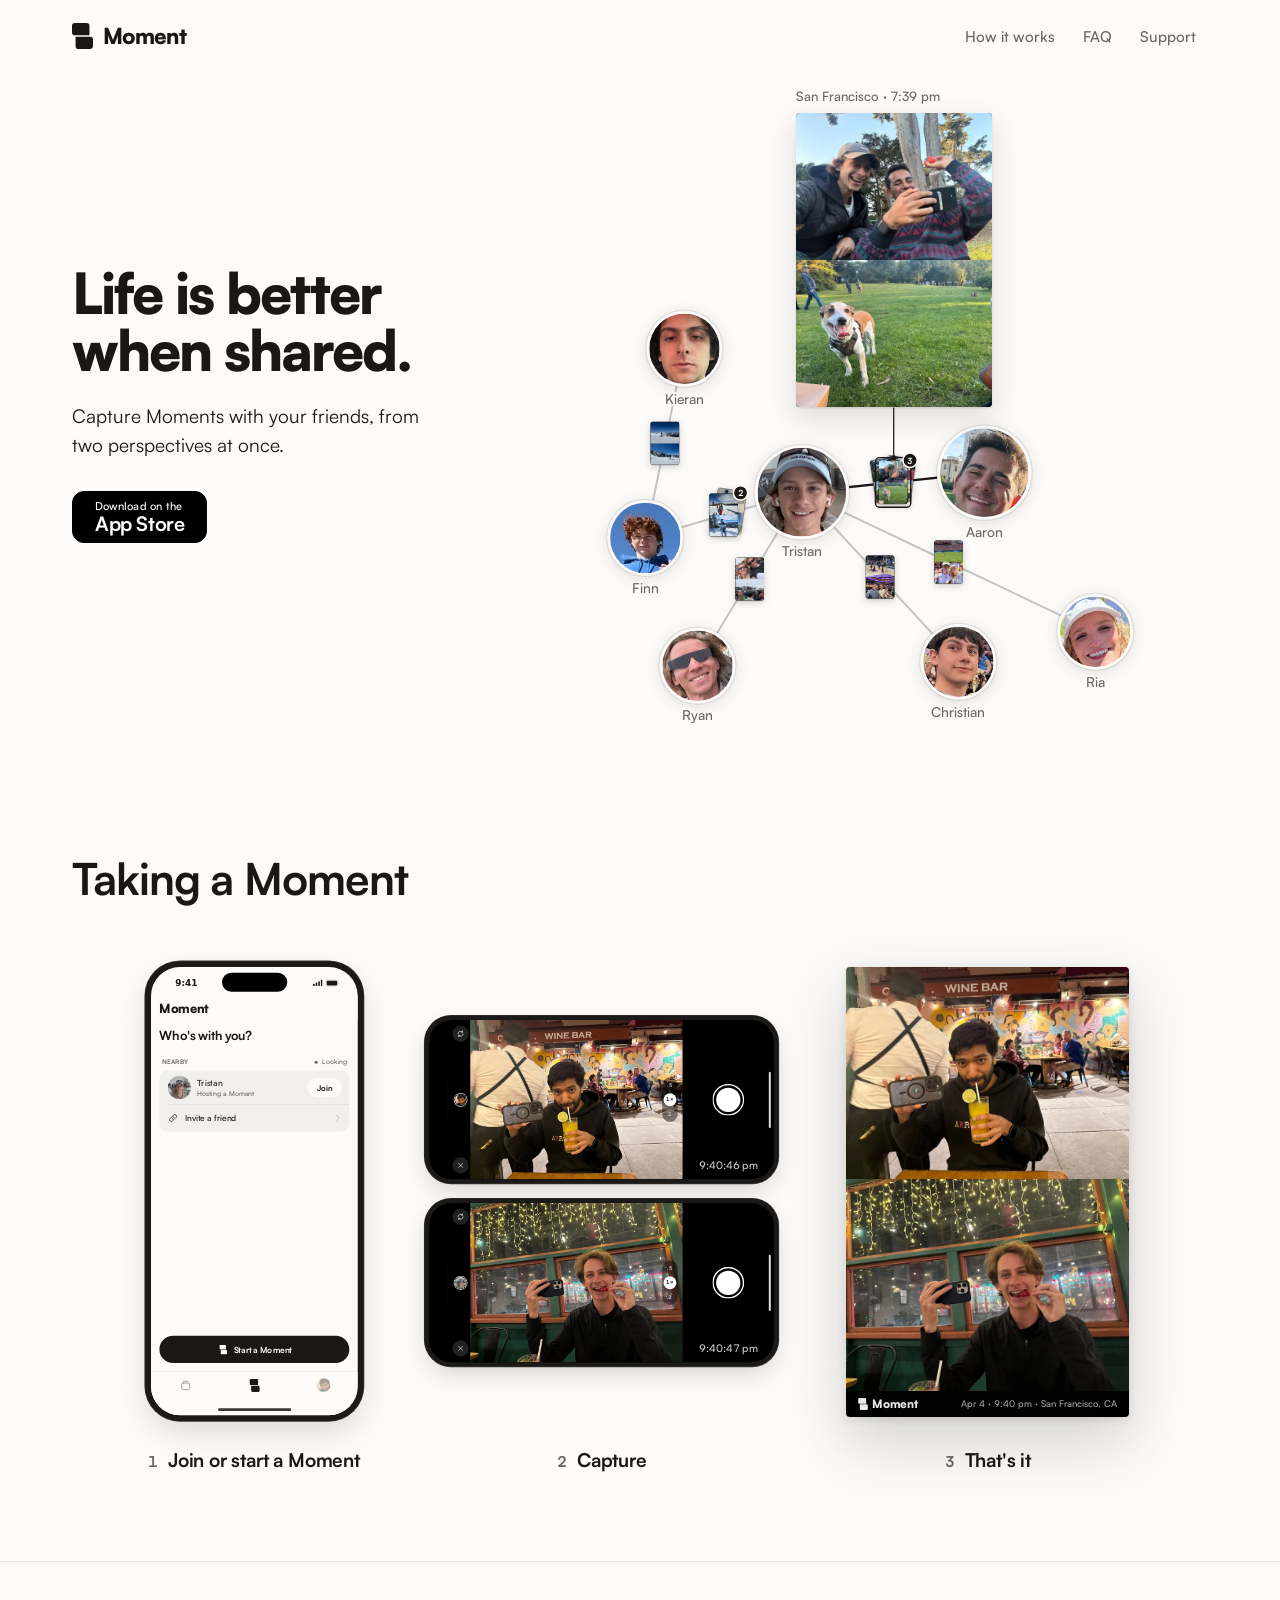
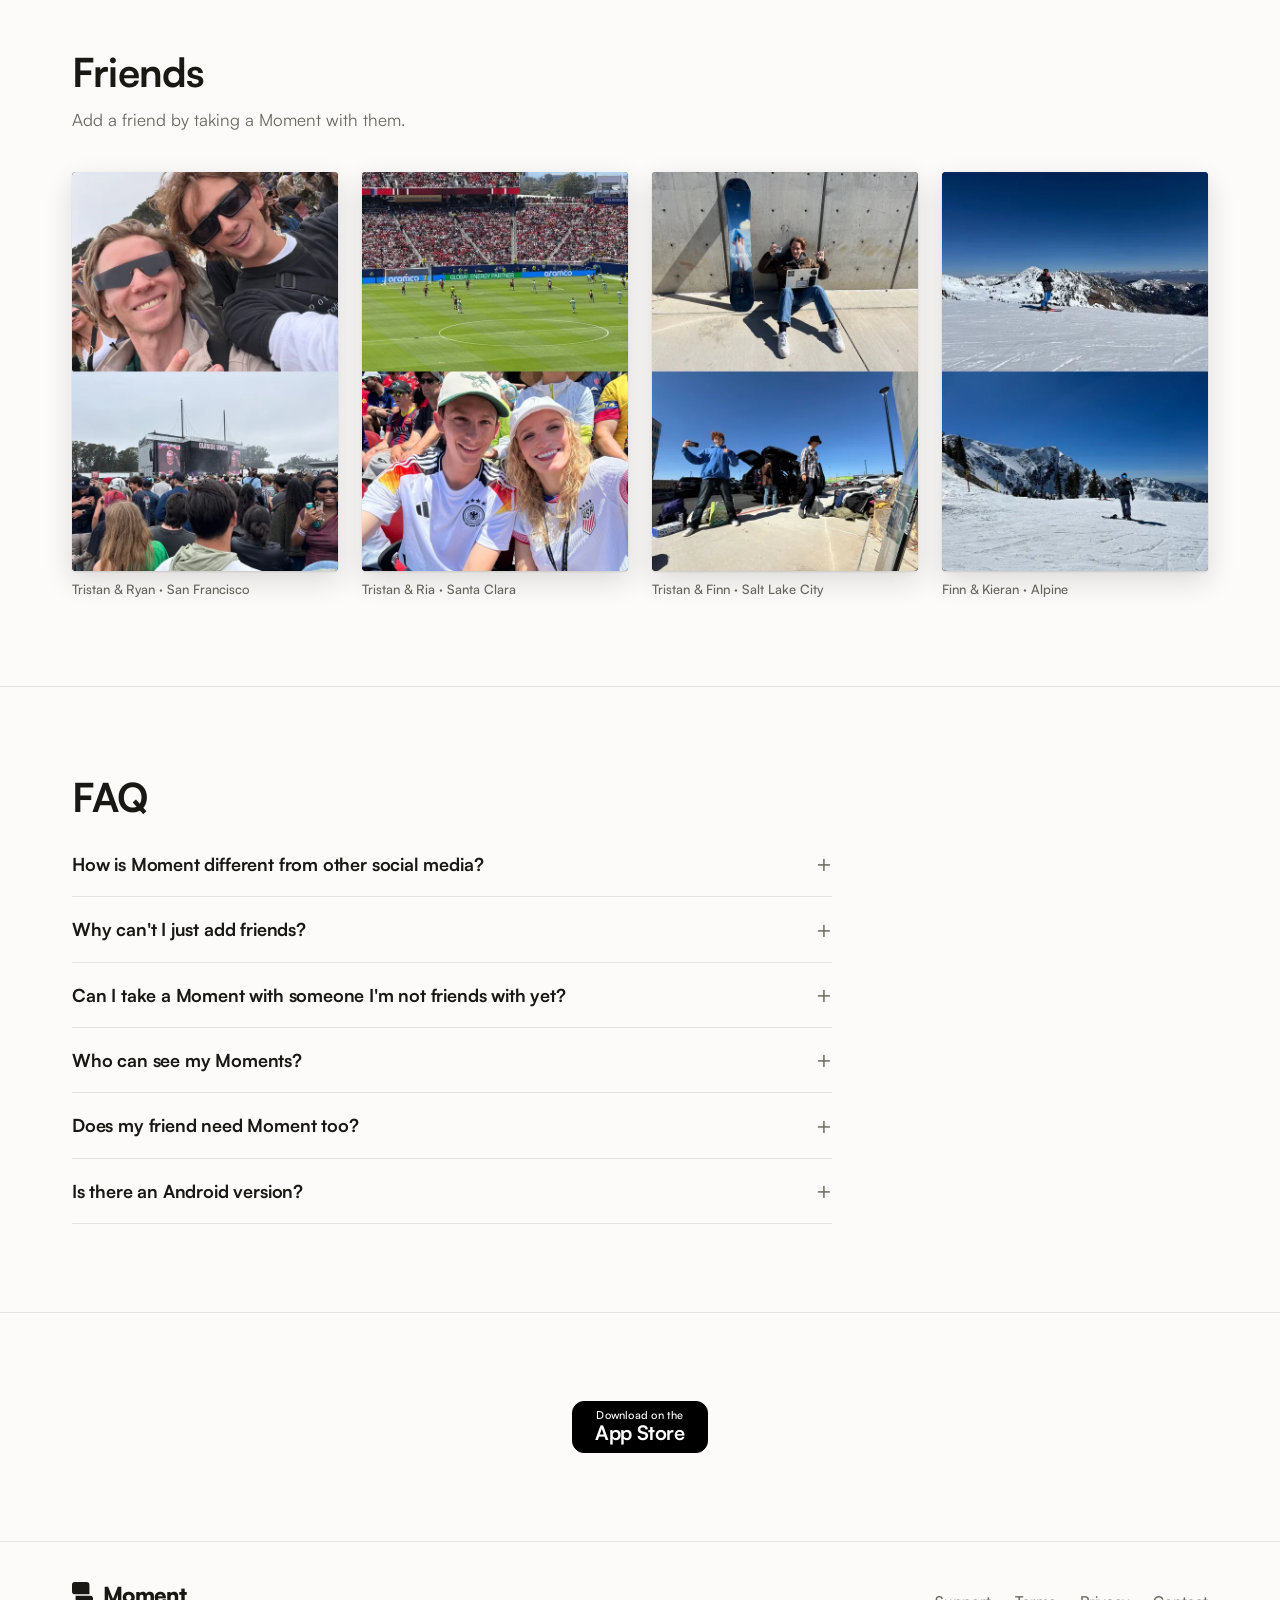
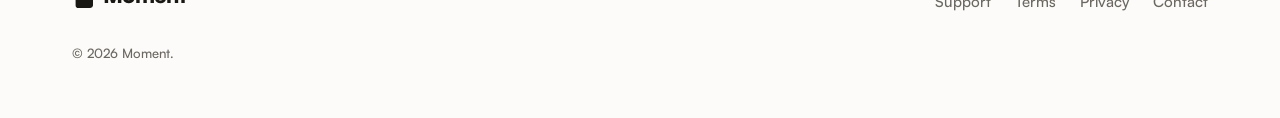
<file: index.html>
<!doctype html>
<html lang="en">
<head>
<meta charset="utf-8">
<meta name="viewport" content="width=device-width, initial-scale=1">
<meta name="apple-itunes-app" content="app-id=6759999373">
<title>Moment</title>
<meta name="description" content="Capture Moments with your friends, from two perspectives at once.">
<link rel="canonical" href="https://momentforfriends.com/">

<meta property="og:type" content="website">
<meta property="og:site_name" content="Moment">
<meta property="og:url" content="https://momentforfriends.com/">
<meta property="og:title" content="Moment">
<meta property="og:description" content="Life is better when shared.">
<meta property="og:image" content="https://momentforfriends.com/assets/og.png?v=3">
<meta property="og:image:width" content="1200">
<meta property="og:image:height" content="630">
<meta property="og:image:alt" content="The Moment app icon on stone paper, with the words: Life is better when shared. Capture Moments with your friends. momentforfriends.com">
<meta name="twitter:card" content="summary_large_image">

<meta name="color-scheme" content="light dark">
<meta name="theme-color" content="#FCFBF9" media="(prefers-color-scheme: light)">
<meta name="theme-color" content="#0E0D0C" media="(prefers-color-scheme: dark)">

<link rel="icon" href="assets/favicon.svg?v=2" type="image/svg+xml">
<link rel="icon" href="assets/favicon-32.png?v=2" sizes="32x32" type="image/png">
<link rel="apple-touch-icon" href="assets/apple-touch-icon.png?v=2">

<link rel="preload" href="assets/fonts/Satoshi-Black.woff2" as="font" type="font/woff2" crossorigin>
<link rel="stylesheet" href="style.css">
<script>
(function(){
  var reduce = window.matchMedia && matchMedia('(prefers-reduced-motion: reduce)').matches;
  if (!reduce) document.documentElement.classList.add('anim', 'motion');
})();
</script>
<style>
/* hero */
.hero .wrap{display:grid;grid-template-columns:minmax(0,.7fr) minmax(0,1.3fr);gap:48px;align-items:center;min-height:min(680px,calc(100vh - 72px));padding-top:8px;padding-bottom:40px}
h1{font:900 clamp(40px,4.4vw,62px)/1.02 var(--font);letter-spacing:-.035em;margin:0 0 24px}
.lede{font-size:19px;line-height:1.5;color:var(--ink);margin:0 0 32px;max-width:30em}
.meta{font:500 13px/17px var(--font);color:var(--ink2)}

.stage{position:relative;min-width:0}
.stage .gwrap{max-width:600px;margin:0 auto}
#graph{display:block;width:100%;height:auto;overflow:hidden;font-family:var(--font)}
.anim #graph,.anim .zoom,.anim #lead{visibility:hidden}

/* the blown-up edge: one Moment from the graph, large, parked just above its chip (below it on phones); JS places it */
.zoom{position:absolute;left:0;top:0;width:200px;margin:0;z-index:1;display:flex;flex-direction:column;transform-origin:50% 100%}
.zoom .moment{width:100%}
.zoom figcaption{order:-1;margin:0 0 8px;font:500 13px/17px var(--font);color:var(--ink2);white-space:nowrap}
.zoom figcaption b{font-weight:700;color:var(--ink)}
.stage.below .zoom{transform-origin:50% 0}
.stage.below .zoom figcaption{order:0;margin:8px 0 0}
#lead{position:absolute;left:0;top:0;width:100%;height:100%;overflow:visible;pointer-events:none;z-index:2}
#lead path{fill:none;stroke:var(--ink);stroke-width:1.25;stroke-dasharray:1 1}
#lead circle{fill:var(--ink)}
#graph .hl{fill:none;stroke:var(--ink);stroke-width:1.1;opacity:0}
#graph #e-TA .ln.live{opacity:1}
#graph #c-TA .hl{opacity:1}

#graph .rim{fill:var(--bg);stroke:var(--line);stroke-width:1;filter:drop-shadow(0 2px 5px rgba(26,24,20,.12))}
#graph .ring{fill:none;stroke:var(--ink);stroke-width:1.25;opacity:0}
#graph .flash{fill:#fff;opacity:0}
#graph .name{font:500 10.5px var(--font);fill:var(--ink2);text-anchor:middle;paint-order:stroke;stroke:var(--bg);stroke-width:3px;stroke-linejoin:round}
#graph .ln{fill:none;stroke:var(--edge);stroke-width:1.5;stroke-linecap:butt;stroke-dasharray:1 1;stroke-dashoffset:0}
#graph .ln.live{stroke:var(--ink);stroke-width:1.75;opacity:0}
#graph .cap{font:500 8px var(--font);fill:var(--ink);text-anchor:middle;opacity:0;pointer-events:none}
#graph .chip{cursor:pointer;outline:none}
#graph .chip .hit{fill:transparent;pointer-events:all}
#graph .chip:focus-visible .hit{stroke:var(--ink);stroke-width:1.2;rx:6}
#graph .badge circle{fill:var(--ink);stroke:var(--bg);stroke-width:1.2}
#graph .badge text{font:700 6.5px var(--font);font-variant-numeric:tabular-nums;fill:var(--on-ink);text-anchor:middle;pointer-events:none}
#graph .card .shadow,#graph .back .shadow{fill:#1C1A17;filter:drop-shadow(0 1px 1.5px rgba(26,24,20,.25)) drop-shadow(0 5px 9px rgba(26,24,20,.2))}

/* a Moment as an object on the page */
.moment{position:relative;aspect-ratio:2/3;overflow:hidden;background:#1C1A17;border-radius:4px;box-shadow:var(--shadow);container-type:inline-size}
.moment img{position:absolute;inset:0;width:100%;height:100%;object-fit:cover}

/* chip peek */
.peek{position:absolute;z-index:5;width:160px;pointer-events:none;opacity:0;transform:scale(.6);transition:opacity .16s ease,transform .22s cubic-bezier(.2,.9,.3,1.1)}
.peek.on{opacity:1;transform:scale(1)}
.peek .row{display:flex;gap:8px}
.peek .row .moment{flex:1 1 0;min-width:0}
.peek .who{display:table;margin:8px auto 0;padding:4px 10px;border-radius:999px;background:var(--bg);border:1px solid var(--line);color:var(--ink);font:500 12px/16px var(--font);white-space:nowrap}

/* sections */
section{padding:88px 0}
section + section{border-top:1px solid var(--line)}
h2{font:700 clamp(28px,3.4vw,40px)/1.12 var(--font);letter-spacing:-.02em;margin:0 0 12px}
h3{font:700 19px/1.3 var(--font);letter-spacing:-.01em;margin:0 0 8px}
p{margin:0}
.muted{color:var(--ink2)}

.intro{max-width:36em;color:var(--ink2)}
.strip{display:grid;grid-template-columns:repeat(4,1fr);gap:24px;margin-top:40px}
.strip figure{margin:0}
.strip figcaption{margin-top:10px}

/* how it works: ported from the Darkroom draft, scoped to #how */
#how{--surface2:#E6E3DE;--ink3:#A8A39C;--bezel:#1B1A18;--bezel-edge:#3A3835;
  --pshadow:0 24px 60px rgba(26,24,20,.18),0 3px 10px rgba(26,24,20,.10)}
@media (prefers-color-scheme:dark){#how{--surface2:#282623;--ink3:#5F5B55;--pshadow:0 30px 70px rgba(0,0,0,.55),0 4px 14px rgba(0,0,0,.4)}}
#how .title{font:700 clamp(30px,3.6vw,44px)/1.08 var(--font);letter-spacing:-.025em;margin:0}
/* one row, read left to right: join phone, the two cameras, the Moment they make; each label centred under its own visual */
#how .flow{display:grid;grid-template-columns:auto;grid-template-areas:"v1" "c1" "v2" "c2" "v3" "c3";justify-content:center;justify-items:center;padding-top:40px}
#how .v1{grid-area:v1}#how .v2{grid-area:v2}#how .v3{grid-area:v3}#how .c1{grid-area:c1}#how .c2{grid-area:c2}#how .c3{grid-area:c3}
#how .cap{margin:24px 0 56px;font:700 19px/1.3 var(--font);letter-spacing:-.01em;display:flex;align-items:baseline;justify-content:center;gap:10px;text-align:center}
#how .cap.c3{margin-bottom:0}
#how .cap .n{font:700 15px/1 var(--font);color:var(--ink2);font-variant-numeric:tabular-nums}
#how .pair{display:flex;justify-content:center;align-items:flex-start;--s:.42}
@media (min-width:641px){
  /* labels take no width of their own, so each column is exactly its visual and the label centres on it */
  #how .flow{grid-template-columns:repeat(3,auto);grid-template-areas:"v1 v2 v3" "c1 c2 c3";column-gap:var(--fg,28px);align-items:center;padding-top:48px}
  #how .cap{margin:32px 0 0;align-self:start;justify-self:stretch;contain:inline-size;white-space:nowrap}
}
@media (min-width:641px) and (max-width:899px){#how .cap{display:block;font-size:15px;white-space:normal}#how .cap .n{font-size:13px;margin-right:6px}}
@media (min-width:900px) and (max-width:1099px){#how .cap{font-size:17px;gap:8px}#how .cap .n{font-size:14px}}
@media (min-width:760px){#how .flow{--fg:40px}}
@media (min-width:900px){#how .flow{--fg:56px;padding-top:64px}}
@media (min-width:1100px){#how .flow{--fg:64px}}
@media (min-width:1280px){#how .flow{--fg:72px}}

/* CSS phone (393 x 852 logical, scaled by --s) */
#how .dev{position:relative;flex:0 0 auto;width:calc(393px * var(--s));height:calc(852px * var(--s))}
#how .scr{position:absolute;left:0;top:0;width:393px;height:852px;transform:scale(var(--s));transform-origin:0 0;border-radius:55px;overflow:hidden;
  background:var(--bg);color:var(--ink);font-family:var(--font);line-height:1.25;
  box-shadow:0 0 0 11px var(--bezel),0 0 0 12.5px var(--bezel-edge),var(--pshadow)}
#how .status{position:absolute;top:0;left:0;right:0;height:54px;display:flex;align-items:center;justify-content:space-between;padding:6px 34px 0 46px;font:600 17px -apple-system,system-ui,sans-serif;z-index:20;color:var(--ink)}
#how .status .r{display:flex;gap:6px;align-items:center}
#how .island{position:absolute;top:11px;left:50%;transform:translateX(-50%);width:124px;height:36px;border-radius:20px;background:#000;z-index:21}
#how .home{position:absolute;bottom:8px;left:50%;transform:translateX(-50%);width:139px;height:5px;border-radius:3px;background:var(--ink);opacity:.85;z-index:21}

/* in-phone UI, per design/ui-board foundations, on the site tokens */
#how .p-ic{display:inline-block;flex:0 0 auto;width:24px;height:24px;background:currentColor;-webkit-mask:var(--ic) center/contain no-repeat;mask:var(--ic) center/contain no-repeat}
#how .i-flip{--ic:url("data:image/svg+xml,%3Csvg xmlns='http://www.w3.org/2000/svg' viewBox='0 0 24 24'%3E%3Cpath fill='none' stroke='%23000' stroke-width='1.75' stroke-linecap='round' stroke-linejoin='round' d='M4.5 12a7.5 7.5 0 0 1 13-5.1M19.5 12a7.5 7.5 0 0 1-13 5.1M17.8 3.3v3.9h-3.9M6.2 20.7v-3.9h3.9'/%3E%3C/svg%3E")}
#how .i-close{--ic:url("data:image/svg+xml,%3Csvg xmlns='http://www.w3.org/2000/svg' viewBox='0 0 24 24'%3E%3Cpath fill='none' stroke='%23000' stroke-width='1.75' stroke-linecap='round' stroke-linejoin='round' d='M6 6l12 12M18 6 6 18'/%3E%3C/svg%3E")}
#how .i-link{--ic:url("data:image/svg+xml,%3Csvg xmlns='http://www.w3.org/2000/svg' viewBox='0 0 24 24'%3E%3Cpath fill='none' stroke='%23000' stroke-width='1.75' stroke-linecap='round' stroke-linejoin='round' d='M10 14a4 4 0 0 0 5.66 0l3-3A4 4 0 0 0 13 5.34l-1 1M14 10a4 4 0 0 0-5.66 0l-3 3A4 4 0 0 0 11 18.66l1-1'/%3E%3C/svg%3E")}
#how .i-chev{--ic:url("data:image/svg+xml,%3Csvg xmlns='http://www.w3.org/2000/svg' viewBox='0 0 24 24'%3E%3Cpath fill='none' stroke='%23000' stroke-width='1.75' stroke-linecap='round' stroke-linejoin='round' d='M9 5l7 7-7 7'/%3E%3C/svg%3E")}
#how .i-feed{--ic:url("data:image/svg+xml,%3Csvg xmlns='http://www.w3.org/2000/svg' viewBox='0 0 24 24'%3E%3Crect fill='none' stroke='%23000' stroke-width='1.75' stroke-linecap='round' stroke-linejoin='round' x='4.5' y='8' width='15' height='12.5' rx='2.5'/%3E%3Cpath fill='none' stroke='%23000' stroke-width='1.75' stroke-linecap='round' stroke-linejoin='round' d='M7.5 4.5h9'/%3E%3C/svg%3E")}
#how .i-mark{--ic:url("data:image/svg+xml,%3Csvg xmlns='http://www.w3.org/2000/svg' viewBox='53.53 0 192.94 240'%3E%3Cpath fill='%23000' d='M79.53 0H187.53A26 26 0 0 1 213.53 26V114H79.53A26 26 0 0 1 53.53 88V26A26 26 0 0 1 79.53 0Z'/%3E%3Cpath fill='%23000' d='M86.47 126H220.47A26 26 0 0 1 246.47 152V214A26 26 0 0 1 220.47 240H112.47A26 26 0 0 1 86.47 214V126Z'/%3E%3C/svg%3E")}
#how .i-mark{width:20px;height:25px}
#how .p-av{position:relative;display:inline-flex;align-items:center;justify-content:center;flex:0 0 auto;border-radius:50%;overflow:hidden;background:var(--surface2);width:44px;height:44px}
#how .p-av img{width:100%;height:100%;object-fit:cover;max-width:none}
#how .p-av.s26{width:26px;height:26px}
#how .p-av.fr{background:#1C1A17 url("assets/img/av-friend.webp") center/cover no-repeat}
#how .p-title{font:700 24px/30px var(--font);letter-spacing:-.4px}
#how .p-over{font:700 12px/16px var(--font);letter-spacing:.6px;text-transform:uppercase;color:var(--ink2)}
#how .p-wordmark{font:900 24px/30px var(--font);letter-spacing:-.6px}
#how .p-btn{display:flex;align-items:center;justify-content:center;gap:8px;height:52px;padding:0 24px;border-radius:999px;font:700 16px/1 var(--font);letter-spacing:-.1px;white-space:nowrap}
#how .p-btn.primary{background:var(--ink);color:var(--on-ink)}
#how .p-btn.secondary{background:var(--bg);color:var(--ink)}
#how .p-btn.pill{height:36px;padding:0 18px;font-size:15px}
#how .p-topbar{position:absolute;left:0;right:0;top:54px;height:48px;display:flex;align-items:center;padding:0 6px 0 16px;z-index:10;background:var(--bg)}
#how .p-topbar .p-wordmark{flex:1}
#how .p-page{position:absolute;left:0;right:0;top:102px;bottom:83px;overflow:hidden;padding:0 16px}
#how .p-sh{display:flex;align-items:center;justify-content:space-between;padding:0 4px 8px}
#how .p-scan{display:inline-flex;align-items:center;gap:8px;font:500 13px/17px var(--font);color:var(--ink2)}
#how .p-scan i{position:relative;width:6px;height:6px;border-radius:50%;background:var(--ink2)}
#how .p-scan i::after{content:"";position:absolute;inset:-4px;border-radius:50%;border:1.5px solid var(--ink2);opacity:0}
.motion #how .p-scan i::after{animation:how-ping 2.2s ease-out infinite}
@keyframes how-ping{0%{transform:scale(.4);opacity:.8}100%{transform:scale(1.6);opacity:0}}
#how .p-group{background:var(--surface);border-radius:16px;overflow:hidden}
#how .p-row{position:relative;display:flex;align-items:center;gap:12px;min-height:64px;padding:0 14px 0 16px;font:500 16px/21px var(--font)}
#how .p-row.short{min-height:52px}
#how .p-row + .p-row::before{content:"";position:absolute;top:0;right:0;left:16px;height:1px;background:var(--line)}
#how .p-row .lbl{flex:1;min-width:0;display:flex;flex-direction:column;gap:1px}
#how .p-row .lbl small{font:500 13px/17px var(--font);color:var(--ink2)}
#how .p-row .p-ic{width:20px;height:20px}
#how .p-row .chev{width:16px;height:16px;color:var(--ink3)}
#how .p-footer{position:absolute;bottom:99px;left:16px;right:16px;display:flex;flex-direction:column;gap:4px;z-index:5}
#how .p-tabbar{position:absolute;left:0;right:0;bottom:0;height:83px;display:flex;align-items:flex-start;padding-top:4px;background:var(--bg);box-shadow:0 -1px 0 var(--line);z-index:15}
#how .p-tab{flex:1;height:44px;display:flex;align-items:center;justify-content:center;color:var(--ink);opacity:.42}
#how .p-tab.on{opacity:1}

/* step 2: two landscape cameras, one tap, both photos stacked into one Moment.
   Landscape phone: 852 x 393 logical, scaled by --s * --k; the Moment is scaled by --s, so each 4:3 preview grows by 1/--k as it lands */
#how .duo{--s:.4;--k:.75;--g:22px;position:relative;
  --ps:calc(var(--s)*var(--k));--pw:calc(852px*var(--ps));--ph:calc(393px*var(--ps));
  width:var(--pw);height:calc(var(--ph)*2 + var(--g))}
#how .duo .ld{position:absolute;left:0;width:var(--pw);height:var(--ph)}
#how .duo .ld.host{top:0}
#how .duo .ld.guest{top:calc(var(--ph) + var(--g))}
#how .ld .scr{width:852px;height:393px;background:#000;color:#fff;transform:scale(var(--ps))}
#how .l-island{position:absolute;left:11px;top:50%;transform:translateY(-50%);width:36px;height:124px;border-radius:20px;background:#000;box-shadow:inset 0 0 0 1px rgba(255,255,255,.06);z-index:21}
#how .l-home{position:absolute;right:8px;top:50%;transform:translateY(-50%);width:5px;height:139px;border-radius:3px;background:#fff;opacity:.85;z-index:21}
#how .l-rail{position:absolute;left:54px;width:48px;top:0;bottom:0;display:flex;flex-direction:column;align-items:center;justify-content:space-between;padding:12px 0;z-index:6}
#how .l-btn{position:relative;width:44px;height:44px;display:flex;align-items:center;justify-content:center;color:#fff}
#how .l-btn::before{content:"";position:absolute;width:40px;height:40px;border-radius:50%;background:rgba(255,255,255,.13)}
#how .l-btn .p-ic{position:relative;width:20px;height:20px}
#how .l-chip{width:44px;height:44px;display:flex;align-items:center;justify-content:center}
#how .l-chip .p-av{width:28px;height:28px;box-shadow:0 0 0 1.5px #000,0 0 0 3px #fff}
#how .l-vf{position:absolute;left:102px;top:0;width:524px;height:393px;overflow:hidden;background-color:#111;background-repeat:no-repeat;background-size:524px 786px}
#how .l-vf.up{background-position:0 0}
#how .l-vf.dn{background-position:0 -393px}
#how .l-zoom{position:absolute;right:12px;top:50%;transform:translateY(-50%);display:flex;flex-direction:column;gap:4px;padding:3px;border-radius:999px;background:rgba(0,0,0,.45);z-index:2}
#how .l-zoom span{width:32px;height:32px;display:flex;align-items:center;justify-content:center;border-radius:999px;color:rgba(255,255,255,.9);font:500 13px/1 var(--font);font-variant-numeric:tabular-nums}
#how .l-zoom span.on{background:#fff;color:#000;font-weight:700}
#how .l-flash{position:absolute;inset:0;background:#fff;opacity:0;z-index:4}
#how .l-deck{position:absolute;left:626px;right:0;top:0;bottom:0;display:flex;align-items:center;justify-content:center}
#how .l-shutter{position:relative;width:78px;height:78px;border-radius:50%;box-shadow:inset 0 0 0 3px #fff}
#how .l-shutter::after{content:"";position:absolute;inset:9px;border-radius:50%;background:#fff}
#how .l-time{position:absolute;left:0;right:0;bottom:22px;text-align:center;font:500 26px/1 var(--font);color:rgba(255,255,255,.8);font-variant-numeric:tabular-nums}
/* the two captured frames: each is laid out on its half of the Moment (measured live) and transformed back onto its viewfinder,
   so it renders at full size, keeps one crop (same 4:3 box, same background mapping) and lands at transform:none, pixel for pixel on the half */
#how .duo .ghost{position:absolute;left:var(--gx,0px);top:var(--gy,0px);width:var(--gw,0px);height:var(--gh,0px);overflow:hidden;background-repeat:no-repeat;background-size:100% 200%;opacity:0;z-index:30;
  transform-origin:0 0;transform:translate(var(--ix,0px),var(--iy,0px)) scale(var(--is,1))}
#how .duo .ghost::after{content:"";position:absolute;inset:0;background:#fff;opacity:0}
#how .duo .ghost.up{background-position:0 0}
#how .duo .ghost.dn{background-position:0 100%}
#how .mo{--s:.4;--vw:calc(524px*var(--s));--st:calc(var(--vw)*.09);position:relative;width:var(--vw);display:flex;flex-direction:column;container-type:inline-size}
#how .mo .mph{position:relative;z-index:1;width:100%;height:calc(var(--vw)*1.5);border-radius:4px 4px 0 0;overflow:hidden;box-shadow:var(--pshadow),inset 0 0 0 1.5px color-mix(in srgb,var(--ink) 22%,transparent);
  background:color-mix(in srgb,var(--ink) 3%,transparent)}
#how .mo .mph::before{content:"";position:absolute;left:0;right:0;top:50%;height:1.5px;margin-top:-.75px;background:color-mix(in srgb,var(--ink) 22%,transparent)}
#how .mo .hf{position:absolute;left:0;width:100%;height:50%;background-repeat:no-repeat;background-size:100% 200%}
#how .mo .hf.up{top:0;background-position:0 0}
#how .mo .hf.dn{bottom:0;background-position:0 100%}
/* the exported Moment's black strip: 9% of the width, glyph + wordmark in white, date · time · place in 70% white */
#how .xs{--glyph:url("data:image/svg+xml,%3Csvg xmlns='http://www.w3.org/2000/svg' viewBox='53.53 0 192.94 240'%3E%3Cpath fill='%23000' d='M79.53 0H187.53A26 26 0 0 1 213.53 26V114H79.53A26 26 0 0 1 53.53 88V26A26 26 0 0 1 79.53 0Z'/%3E%3Cpath fill='%23000' d='M86.47 126H220.47A26 26 0 0 1 246.47 152V214A26 26 0 0 1 220.47 240H112.47A26 26 0 0 1 86.47 214V126Z'/%3E%3C/svg%3E");flex:0 0 auto;height:9cqw;display:flex;align-items:center;justify-content:space-between;gap:3cqw;padding:0 4.1cqw;background:#000;color:#fff;white-space:nowrap;border-radius:0 0 4px 4px;box-shadow:var(--pshadow)}
#how .xs .lg{display:flex;align-items:center;gap:1.5cqw;flex:0 0 auto}
#how .xs .gl{display:block;height:4.6cqw;aspect-ratio:192.94/240;background:#fff;-webkit-mask:var(--glyph) center/contain no-repeat;mask:var(--glyph) center/contain no-repeat}
#how .xs .wm{font:900 4.1cqw/1 var(--font);letter-spacing:-.12cqw}
#how .xs .md{font:500 3.3cqw/1 var(--font);color:rgba(255,255,255,.7);font-variant-numeric:tabular-nums;overflow:hidden;text-overflow:ellipsis;min-width:0}
@media (max-width:379px){#how .duo,#how .mo{--s:.37}}
@media (min-width:430px) and (max-width:640px){#how .duo,#how .mo{--s:.48}}
@media (min-width:600px) and (max-width:640px){#how .duo,#how .mo{--s:.66}}
/* from 641px: one row, the two phones centred on the Moment's height; the join phone matches the Moment's height */
@media (min-width:641px){
  #how .duo,#how .mo{--s:.29}#how .duo{--g:16px}
  #how .pair{--s:.286}
}
@media (min-width:760px){#how .duo,#how .mo{--s:.34}#how .duo{--g:20px}#how .pair{--s:.337}}
@media (min-width:900px){#how .duo,#how .mo{--s:.40}#how .duo{--g:24px}#how .pair{--s:.397}}
@media (min-width:1100px){#how .duo,#how .mo{--s:.46}#how .pair{--s:.453}}
@media (min-width:1280px){#how .duo,#how .mo{--s:.54}#how .pair{--s:.526}}
/* turn by turn (6.8s): Tristan's shutter, his flash; his photo lifts and glides into the top half while his friend's shutter comes up
   with its ring draining; a second later theirs fires and glides into the bottom half; then the strip slides out from under. Starts when scrolled into view */
#how .guest .l-shutter{box-shadow:inset 0 0 0 3px rgba(255,255,255,.3)}
#how .l-ring{position:absolute;inset:0;transform:rotate(-90deg)}
#how .l-ring circle{fill:none;stroke:#fff;stroke-width:3;stroke-dasharray:1;stroke-dashoffset:0}
.motion #how .flow:not(.fire) .mo .hf,.motion #how .flow:not(.fire) .mo .xs,.motion #how .flow:not(.fire) .guest .l-shutter{opacity:0}
.motion #how .fire .host .l-flash{animation:how-flash-a 6.8s linear infinite}
.motion #how .fire .guest .l-flash{animation:how-flash-b 6.8s linear infinite}
.motion #how .fire .host .l-shutter::after{animation:how-press-a 6.8s infinite}
.motion #how .fire .guest .l-shutter{animation:how-turn 6.8s linear infinite}
.motion #how .fire .guest .l-shutter::after{animation:how-press-b 6.8s infinite}
.motion #how .fire .l-ring circle{animation:how-drain 6.8s linear infinite}
.motion #how .fire .ghost.up{animation:how-fly-a 6.8s linear infinite}
.motion #how .fire .ghost.dn{animation:how-fly-b 6.8s linear infinite}
.motion #how .fire .ghost.up::after{animation:how-develop-a 6.8s linear infinite}
.motion #how .fire .ghost.dn::after{animation:how-develop-b 6.8s linear infinite}
.motion #how .fire .mo .hf.up{animation:how-land-a 6.8s linear infinite}
.motion #how .fire .mo .hf.dn{animation:how-land-b 6.8s linear infinite}
.motion #how .fire .mo .xs{animation:how-strip 6.8s linear infinite}
@keyframes how-flash-a{0%,8%{opacity:0}8.1%{opacity:1;animation-timing-function:cubic-bezier(.3,0,.6,1)}19.4%,100%{opacity:0}}
@keyframes how-flash-b{0%,22.7%{opacity:0}22.8%{opacity:1;animation-timing-function:cubic-bezier(.3,0,.6,1)}34.1%,100%{opacity:0}}
@keyframes how-press-a{0%,3.7%{transform:scale(1)}7.4%{transform:scale(.86)}10.9%,100%{transform:scale(1)}}
@keyframes how-press-b{0%,18.4%{transform:scale(1)}22.1%{transform:scale(.86)}25.6%,100%{transform:scale(1)}}
@keyframes how-turn{0%,9.6%{opacity:0;transform:scale(.8)}12.5%{opacity:1;transform:none}27%{opacity:1;transform:none}32%,100%{opacity:0;transform:none}}
@keyframes how-drain{0%,12.5%{stroke-dashoffset:0}22.8%,100%{stroke-dashoffset:.6}}
@keyframes how-develop-a{0%,8.1%{opacity:1;animation-timing-function:cubic-bezier(.3,0,.6,1)}14.7%,100%{opacity:0}}
@keyframes how-develop-b{0%,22.8%{opacity:1;animation-timing-function:cubic-bezier(.3,0,.6,1)}29.4%,100%{opacity:0}}
@keyframes how-fly-a{
  0%,8%{opacity:0;transform:translate(var(--ix,0px),var(--iy,0px)) scale(var(--is,1));box-shadow:none}
  8.1%{opacity:1;box-shadow:0 0 0 rgba(0,0,0,0)}
  12%{box-shadow:0 0 0 rgba(0,0,0,0);animation-timing-function:ease-out}
  16.6%{transform:translate(var(--ix,0px),var(--iy,0px)) scale(var(--is,1));box-shadow:0 18px 40px rgba(20,18,14,.28);animation-timing-function:cubic-bezier(.45,0,.2,1)}
  27%{box-shadow:0 18px 40px rgba(20,18,14,.28)}
  32.6%{opacity:1;transform:none;box-shadow:0 0 0 rgba(0,0,0,0)}
  33.5%{opacity:1;transform:none}
  33.6%,100%{opacity:0;transform:none;box-shadow:none}}
@keyframes how-fly-b{
  0%,22.7%{opacity:0;transform:translate(var(--ix,0px),var(--iy,0px)) scale(var(--is,1));box-shadow:none}
  22.8%{opacity:1;box-shadow:0 0 0 rgba(0,0,0,0)}
  26.7%{box-shadow:0 0 0 rgba(0,0,0,0);animation-timing-function:ease-out}
  31.3%{transform:translate(var(--ix,0px),var(--iy,0px)) scale(var(--is,1));box-shadow:0 18px 40px rgba(20,18,14,.28);animation-timing-function:cubic-bezier(.45,0,.2,1)}
  41.7%{box-shadow:0 18px 40px rgba(20,18,14,.28)}
  47.4%{opacity:1;transform:none;box-shadow:0 0 0 rgba(0,0,0,0)}
  48.3%{opacity:1;transform:none}
  48.4%,100%{opacity:0;transform:none;box-shadow:none}}
@keyframes how-land-a{0%,32.5%{opacity:0}32.6%,73.5%{opacity:1}80.1%,100%{opacity:0}}
@keyframes how-land-b{0%,47.3%{opacity:0}47.4%,73.5%{opacity:1}80.1%,100%{opacity:0}}
@keyframes how-strip{0%,47.6%{opacity:0;transform:translateY(-100%);animation-timing-function:cubic-bezier(.2,.7,.2,1)}55%,73.5%{opacity:1;transform:none}80.1%,100%{opacity:0;transform:none}}
@media (max-width:640px){.motion #how .ghost{display:none}.motion #how .flow .mo .hf,.motion #how .flow .mo .xs{opacity:1;transform:none;animation:none}}
html:not(.motion) #how .host .l-flash{opacity:.45}
html:not(.motion) #how .guest .l-shutter{display:none}
html:not(.motion) #how .host .l-shutter::after{transform:scale(.86)}


.faq{max-width:760px}
.faq details{border-bottom:1px solid var(--line)}
.faq summary{list-style:none;cursor:pointer;display:flex;justify-content:space-between;align-items:center;gap:16px;padding:20px 0;font:700 18px/1.35 var(--font);letter-spacing:-.01em}
.faq summary::-webkit-details-marker{display:none}
.faq summary::after{content:"+";font:400 24px/1 var(--font);color:var(--ink2);transition:transform .2s}
.faq details[open] summary::after{transform:rotate(45deg)}
.faq details p{padding:0 0 22px;color:var(--ink2);max-width:40em}

.closer{text-align:center}
.closer h2{margin-bottom:24px}
.closer .cta{justify-content:center}

@media (max-width:1179px){
  .hero .wrap{grid-template-columns:1fr;gap:40px;min-height:0;padding-top:24px}
}
@media (max-width:900px){
  .hero .wrap{gap:16px;padding-top:8px}
}
@media (max-width:640px){
  #graph .wide{display:none}
  h1{font-size:40px}
  .lede{font-size:17px}
  section{padding:64px 0}
  .strip{grid-template-columns:repeat(2,1fr);gap:12px}
  .peek{width:136px}
  .peek .row{gap:6px}
}
@media (prefers-reduced-motion:reduce){
  .peek,.faq summary::after{transition:none}
}
</style>
</head>
<body>

<header class="top">
  <div class="wrap">
    <a class="brand" href="./" aria-label="Moment home"><span class="mark" aria-hidden="true"></span><span class="wm">Moment</span></a>
    <nav aria-label="Primary"><a href="#how">How it works</a><a href="#faq">FAQ</a><a href="support.html">Support</a></nav>
  </div>
</header>

<main>
<div class="hero">
  <div class="wrap">
    <div class="copy">
      <h1>Life is better when shared.</h1>
      <p class="lede">Capture Moments with your friends, from two perspectives at once.</p>
      <div class="cta"><a class="store" href="https://apps.apple.com/app/id6759999373"><small>Download on the</small><span>App Store</span></a></div>
    </div>
    <div class="stage" id="stage">
      <div class="gwrap"><svg id="graph" viewBox="40 50 460 345" role="img" aria-label="Friend graph"><defs><clipPath id="cp34"><circle r="34"/></clipPath><clipPath id="cp27"><circle r="27"/></clipPath><clipPath id="cpCard"><rect x="-35.0" y="-52.5" width="70" height="105" rx="5"/></clipPath></defs><g id="cam"><g id="edges"><g class="edge" id="e-TA"><path class="ln" pathLength="1" d="M300 207.5L230 215"/><path class="ln" pathLength="1" d="M300 207.5L370 200"/><path class="ln live" pathLength="1" d="M300 207.5L230 215"/><path class="ln live" pathLength="1" d="M300 207.5L370 200"/></g><g class="edge" id="e-FK"><path class="ln" pathLength="1" d="M125 177.5L110 250"/><path class="ln" pathLength="1" d="M125 177.5L140 105"/><path class="ln live" pathLength="1" d="M125 177.5L110 250"/><path class="ln live" pathLength="1" d="M125 177.5L140 105"/></g><g class="edge" id="e-TF"><path class="ln" pathLength="1" d="M170 232.5L230 215"/><path class="ln" pathLength="1" d="M170 232.5L110 250"/><path class="ln live" pathLength="1" d="M170 232.5L230 215"/><path class="ln live" pathLength="1" d="M170 232.5L110 250"/></g><g class="edge wide" id="e-TC"><path class="ln" pathLength="1" d="M290 280L230 215"/><path class="ln" pathLength="1" d="M290 280L350 345"/><path class="ln live" pathLength="1" d="M290 280L230 215"/><path class="ln live" pathLength="1" d="M290 280L350 345"/></g><g class="edge wide" id="e-TR"><path class="ln" pathLength="1" d="M190 281.5L230 215"/><path class="ln" pathLength="1" d="M190 281.5L150 348"/><path class="ln live" pathLength="1" d="M190 281.5L230 215"/><path class="ln live" pathLength="1" d="M190 281.5L150 348"/></g><g class="edge" id="e-TI"><path class="ln" pathLength="1" d="M342.5 268.5L230 215"/><path class="ln" pathLength="1" d="M342.5 268.5L455 322"/><path class="ln live" pathLength="1" d="M342.5 268.5L230 215"/><path class="ln live" pathLength="1" d="M342.5 268.5L455 322"/></g></g><g id="nodes"><g class="node" id="n-T" style="transform:translate(230px,215px)"><g class="pop"><circle class="rim" r="36.5"/><g clip-path="url(#cp34)"><svg x="-34" y="-34" width="68" height="68" viewBox="0 0 256 256" preserveAspectRatio="xMidYMid slice"><image href="assets/img/av-tristan.webp" width="256" height="256"/></svg><circle class="flash" r="34"/></g><circle class="ring" r="37.5"/><text class="name" y="49">Tristan</text></g></g><g class="node" id="n-A" style="transform:translate(370px,200px)"><g class="pop"><circle class="rim" r="36.5"/><g clip-path="url(#cp34)"><svg x="-34" y="-34" width="68" height="68" viewBox="0 0 256 256" preserveAspectRatio="xMidYMid slice"><image href="assets/img/av-aaron.webp" width="256" height="256"/></svg><circle class="flash" r="34"/></g><circle class="ring" r="37.5"/><text class="name" y="49">Aaron</text></g></g><g class="node" id="n-K" style="transform:translate(140px,105px)"><g class="pop"><circle class="rim" r="29.5"/><g clip-path="url(#cp27)"><svg x="-27" y="-27" width="54" height="54" viewBox="0 0 256 256" preserveAspectRatio="xMidYMid slice"><image href="assets/img/av-kieran.webp" width="256" height="256"/></svg><circle class="flash" r="27"/></g><circle class="ring" r="30.5"/><text class="name" y="42">Kieran</text></g></g><g class="node" id="n-F" style="transform:translate(110px,250px)"><g class="pop"><circle class="rim" r="29.5"/><g clip-path="url(#cp27)"><svg x="-27" y="-27" width="54" height="54" viewBox="0 0 110 110" preserveAspectRatio="xMidYMid slice"><image href="assets/img/av-finn.webp" width="110" height="110"/></svg><circle class="flash" r="27"/></g><circle class="ring" r="30.5"/><text class="name" y="42">Finn</text></g></g><g class="node wide" id="n-C" style="transform:translate(350px,345px)"><g class="pop"><circle class="rim" r="29.5"/><g clip-path="url(#cp27)"><svg x="-27" y="-27" width="54" height="54" viewBox="0 0 256 256" preserveAspectRatio="xMidYMid slice"><image href="assets/img/av-christian.webp" width="256" height="256"/></svg><circle class="flash" r="27"/></g><circle class="ring" r="30.5"/><text class="name" y="42">Christian</text></g></g><g class="node wide" id="n-R" style="transform:translate(150px,348px)"><g class="pop"><circle class="rim" r="29.5"/><g clip-path="url(#cp27)"><svg x="-27" y="-27" width="54" height="54" viewBox="0 0 256 256" preserveAspectRatio="xMidYMid slice"><image href="assets/img/av-ryan.webp" width="256" height="256"/></svg><circle class="flash" r="27"/></g><circle class="ring" r="30.5"/><text class="name" y="42">Ryan</text></g></g><g class="node" id="n-I" style="transform:translate(455px,322px)"><g class="pop"><circle class="rim" r="29.5"/><g clip-path="url(#cp27)"><svg x="-27" y="-27" width="54" height="54" viewBox="0 0 256 256" preserveAspectRatio="xMidYMid slice"><image href="assets/img/av-ria.webp" width="256" height="256"/></svg><circle class="flash" r="27"/></g><circle class="ring" r="30.5"/><text class="name" y="42">Ria</text></g></g></g><g id="chips"><g class="chip stack" id="c-TA" style="transform:translate(300px,207.5px)" tabindex="0" role="button" aria-label="3 Moments: Tristan and Aaron" data-names="Tristan &amp; Aaron" data-imgs="assets/img/m10.webp|assets/img/m5.webp|assets/img/m6.webp" data-times="7:39:04 pm|6:21:02 pm|6:25:53 pm" data-places="San Francisco, CA|San Francisco, CA|San Francisco, CA"><rect class="hit" x="-22" y="-26" width="44" height="52"/><g class="back" style="transform:translate(-4.5px,-2px) rotate(-9deg) scale(0.3143)"><rect class="shadow" x="-35.0" y="-52.5" width="70" height="105" rx="5"/><g clip-path="url(#cpCard)"><image href="assets/img/m5.webp" x="-35.0" y="-52.5" width="70" height="105" preserveAspectRatio="xMidYMid slice"/></g></g><g class="back" style="transform:translate(4.5px,-3px) rotate(8deg) scale(0.3143)"><rect class="shadow" x="-35.0" y="-52.5" width="70" height="105" rx="5"/><g clip-path="url(#cpCard)"><image href="assets/img/m6.webp" x="-35.0" y="-52.5" width="70" height="105" preserveAspectRatio="xMidYMid slice"/></g></g><g class="card" style="transform:scale(0.3143)"><rect class="shadow" x="-35.0" y="-52.5" width="70" height="105" rx="5"/><g clip-path="url(#cpCard)"><image href="assets/img/m10.webp" x="-35.0" y="-52.5" width="70" height="105" preserveAspectRatio="xMidYMid slice"/></g></g><rect class="hl" x="-13.5" y="-19" width="27" height="38" rx="3"/><g class="badge" style="transform:translate(13px,-17px)"><circle r="5.5"/><text y="2.6">3</text></g><text class="cap" y="-46">San Francisco · 7:39 pm</text></g><g class="chip" id="c-FK" style="transform:translate(125px,177.5px)" tabindex="0" role="button" aria-label="Moment: Finn and Kieran, 2:42:13 pm, Alpine, UT" data-names="Finn &amp; Kieran" data-imgs="assets/img/m3.webp" data-times="2:42:13 pm" data-places="Alpine, UT"><rect class="hit" x="-22" y="-26" width="44" height="52"/><g class="card" style="transform:scale(0.3143)"><rect class="shadow" x="-35.0" y="-52.5" width="70" height="105" rx="5"/><g clip-path="url(#cpCard)"><image href="assets/img/m3.webp" x="-35.0" y="-52.5" width="70" height="105" preserveAspectRatio="xMidYMid slice"/></g></g></g><g class="chip stack" id="c-TF" style="transform:translate(170px,232.5px)" tabindex="0" role="button" aria-label="2 Moments: Tristan and Finn" data-names="Tristan &amp; Finn" data-imgs="assets/img/m2.webp|assets/img/m1.webp" data-times="10:09:47 am|12:14:00 pm" data-places="Steamboat Springs, CO|Salt Lake City, UT"><rect class="hit" x="-22" y="-26" width="44" height="52"/><g class="back" style="transform:translate(4.5px,-3px) rotate(8deg) scale(0.3143)"><rect class="shadow" x="-35.0" y="-52.5" width="70" height="105" rx="5"/><g clip-path="url(#cpCard)"><image href="assets/img/m1.webp" x="-35.0" y="-52.5" width="70" height="105" preserveAspectRatio="xMidYMid slice"/></g></g><g class="card" style="transform:scale(0.3143)"><rect class="shadow" x="-35.0" y="-52.5" width="70" height="105" rx="5"/><g clip-path="url(#cpCard)"><image href="assets/img/m2.webp" x="-35.0" y="-52.5" width="70" height="105" preserveAspectRatio="xMidYMid slice"/></g></g><g class="badge" style="transform:translate(13px,-17px)"><circle r="5.5"/><text y="2.6">2</text></g></g><g class="chip wide" id="c-TC" style="transform:translate(290px,280px)" tabindex="0" role="button" aria-label="Moment: Tristan and Christian, 7:22:09 pm, Salt Lake City, UT" data-names="Tristan &amp; Christian" data-imgs="assets/img/m4.webp" data-times="7:22:09 pm" data-places="Salt Lake City, UT"><rect class="hit" x="-22" y="-26" width="44" height="52"/><g class="card" style="transform:scale(0.3143)"><rect class="shadow" x="-35.0" y="-52.5" width="70" height="105" rx="5"/><g clip-path="url(#cpCard)"><image href="assets/img/m4.webp" x="-35.0" y="-52.5" width="70" height="105" preserveAspectRatio="xMidYMid slice"/></g></g></g><g class="chip wide" id="c-TR" style="transform:translate(190px,281.5px)" tabindex="0" role="button" aria-label="Moment: Tristan and Ryan, 5:44:00 pm, San Francisco, CA" data-names="Tristan &amp; Ryan" data-imgs="assets/img/m13.webp" data-times="5:44:00 pm" data-places="San Francisco, CA"><rect class="hit" x="-22" y="-26" width="44" height="52"/><g class="card" style="transform:scale(0.3143)"><rect class="shadow" x="-35.0" y="-52.5" width="70" height="105" rx="5"/><g clip-path="url(#cpCard)"><image href="assets/img/m13.webp" x="-35.0" y="-52.5" width="70" height="105" preserveAspectRatio="xMidYMid slice"/></g></g></g><g class="chip" id="c-TI" style="transform:translate(342.5px,268.5px)" tabindex="0" role="button" aria-label="Moment: Tristan and Ria, 12:05:25 pm, Santa Clara, CA" data-names="Tristan &amp; Ria" data-imgs="assets/img/m12.webp" data-times="12:05:25 pm" data-places="Santa Clara, CA"><rect class="hit" x="-22" y="-26" width="44" height="52"/><g class="card" style="transform:scale(0.3143)"><rect class="shadow" x="-35.0" y="-52.5" width="70" height="105" rx="5"/><g clip-path="url(#cpCard)"><image href="assets/img/m12.webp" x="-35.0" y="-52.5" width="70" height="105" preserveAspectRatio="xMidYMid slice"/></g></g></g></g></g></svg></div>
      <div class="peek" id="peek" aria-hidden="true">
        <div class="row"></div>
        <div class="who"></div>
      </div>
      <figure class="zoom" id="zoom">
        <div class="moment"><img src="assets/img/m10.webp" alt="Tristan and Aaron's Moment in a park in San Francisco. The two of them laughing on top, a dog running up below. Both photos were taken at 7:39:04 pm."></div>
        <figcaption>San Francisco · 7:39 pm</figcaption>
      </figure>
      <svg id="lead" aria-hidden="true"><path pathLength="1" d=""/><circle r="2.5" cx="0" cy="0"/></svg>
    </div>
  </div>
</div>

<section id="how">
  <div class="wrap">
    <h2 class="title">Taking a Moment</h2>

    <div class="flow">
      <div class="pair v1">
        <div class="dev" role="img" aria-label="A friend's phone: Tristan is hosting a Moment nearby, with a Join button">
          <div class="scr">
            <div class="status"><span>9:41</span><span class="r"><svg width="18" height="12" viewBox="0 0 18 12" fill="currentColor"><rect x="0" y="8" width="3" height="4" rx="1"/><rect x="5" y="5.5" width="3" height="6.5" rx="1"/><rect x="10" y="3" width="3" height="9" rx="1"/><rect x="15" y="0" width="3" height="12" rx="1"/></svg><svg width="27" height="13" viewBox="0 0 27 13"><rect x=".5" y=".5" width="23" height="12" rx="3.5" fill="none" stroke="currentColor" opacity=".4"/><rect x="2" y="2" width="20" height="9" rx="2" fill="currentColor"/></svg></span></div>
            <div class="island"></div>
            <div class="p-topbar"><span class="p-wordmark">Moment</span></div>
            <div class="p-page">
              <div class="p-title" style="margin-top:12px">Who's with you?</div>
              <div class="p-sh" style="margin-top:28px"><span class="p-over">Nearby</span><span class="p-scan"><i></i>Looking</span></div>
              <div class="p-group">
                <div class="p-row"><span class="p-av"><img src="assets/img/av-tristan-full.webp" alt=""></span><span class="lbl">Tristan<small>Hosting a Moment</small></span><span class="p-btn secondary pill">Join</span></div>
                <div class="p-row short"><i class="p-ic i-link"></i><span class="lbl">Invite a friend</span><i class="p-ic i-chev chev"></i></div>
              </div>
            </div>
            <div class="p-footer"><span class="p-btn primary"><i class="p-ic i-mark" style="width:24px;height:19px"></i>Start a Moment</span></div>
            <nav class="p-tabbar"><span class="p-tab"><i class="p-ic i-feed"></i></span><span class="p-tab on"><i class="p-ic i-mark"></i></span><span class="p-tab"><span class="p-av s26 fr"></span></span></nav>
            <div class="home"></div>
          </div>
        </div>
      </div>
      <p class="cap c1"><span class="n">1</span><span>Join or start a Moment</span></p>
      <div class="duo v2" id="duo" role="group" aria-label="Tristan's phone and his friend's, held sideways. Tristan takes his photo at 9:40:46 pm, then his friend takes theirs a second later.">
        <div class="ld host" role="img" aria-label="Tristan's camera, with the shutter">
          <div class="scr">
            <div class="l-island"></div>
            <div class="l-rail"><span class="l-btn"><i class="p-ic i-flip"></i></span><span class="l-chip"><span class="p-av fr"></span></span><span class="l-btn"><i class="p-ic i-close"></i></span></div>
            <div class="l-vf up" style="background-image:url(assets/img/m7.webp)"><div class="l-zoom"><span>.5</span><span class="on">1×</span><span>2</span></div><div class="l-flash"></div></div>
            <div class="l-deck"><span class="l-shutter"></span><span class="l-time">9:40:46 pm</span></div>
            <div class="l-home"></div>
          </div>
        </div>
        <div class="ld guest" role="img" aria-label="His friend's camera, their turn next">
          <div class="scr">
            <div class="l-island"></div>
            <div class="l-rail"><span class="l-btn"><i class="p-ic i-flip"></i></span><span class="l-chip"><span class="p-av"><img src="assets/img/av-tristan-full.webp" alt=""></span></span><span class="l-btn"><i class="p-ic i-close"></i></span></div>
            <div class="l-vf dn" style="background-image:url(assets/img/m7.webp)"><div class="l-zoom"><span>.5</span><span class="on">1×</span><span>2</span></div><div class="l-flash"></div></div>
            <div class="l-deck"><span class="l-shutter"><svg class="l-ring" viewBox="0 0 78 78"><circle cx="39" cy="39" r="37.5" pathLength="1"/></svg></span><span class="l-time">9:40:47 pm</span></div>
            <div class="l-home"></div>
          </div>
        </div>
        <span class="ghost up" aria-hidden="true" style="background-image:url(assets/img/m7.webp)"></span>
        <span class="ghost dn" aria-hidden="true" style="background-image:url(assets/img/m7.webp)"></span>
      </div>
      <p class="cap c2"><span class="n">2</span><span>Capture</span></p>
      <div class="mo v3" role="img" aria-label="The Moment: the photo of Tristan's friend on top, the photo of Tristan below, with a black strip underneath: Moment, Apr 4 · 9:40 pm · San Francisco, CA"><div class="mph"><span class="hf up" style="background-image:url(assets/img/m7.webp)"></span><span class="hf dn" style="background-image:url(assets/img/m7.webp)"></span></div><div class="xs"><span class="lg"><i class="gl"></i><span class="wm">Moment</span></span><span class="md">Apr 4 · 9:40 pm · San Francisco, CA</span></div></div>
      <p class="cap c3"><span class="n">3</span><span>That's it</span></p>
    </div>
  </div>
</section>

<section id="friends">
  <div class="wrap">
    <h2>Friends</h2>
    <p class="intro">Add a friend by taking a Moment with them.</p>
    <div class="strip">
      <figure><div class="moment"><img src="assets/img/m13.webp" alt="Tristan and Ryan's Moment at a music festival in San Francisco" loading="lazy"></div><figcaption class="meta">Tristan &amp; Ryan · San Francisco</figcaption></figure>
      <figure><div class="moment"><img src="assets/img/m12.webp" alt="Tristan and Ria's Moment at a soccer game in Santa Clara" loading="lazy"></div><figcaption class="meta">Tristan &amp; Ria · Santa Clara</figcaption></figure>
      <figure><div class="moment"><img src="assets/img/m1.webp" alt="Tristan and Finn's Moment with a snowboard in Salt Lake City" loading="lazy"></div><figcaption class="meta">Tristan &amp; Finn · Salt Lake City</figcaption></figure>
      <figure><div class="moment"><img src="assets/img/m3.webp" alt="Finn and Kieran's Moment on a ski run in Alpine, Utah" loading="lazy"></div><figcaption class="meta">Finn &amp; Kieran · Alpine</figcaption></figure>
    </div>
  </div>
</section>


<section id="faq">
  <div class="wrap">
    <h2>FAQ</h2>
    <div class="faq">
      <details><summary>How is Moment different from other social media?</summary><p>The only way to add someone is to take a Moment with them in person. And every post is two photos of the same moment, one from each friend's phone.</p></details>
      <details><summary>Why can't I just add friends?</summary><p>You become friends by taking a Moment together. Next time you're with someone, take one.</p></details>
      <details><summary>Can I take a Moment with someone I'm not friends with yet?</summary><p>Yes. Taking one is how you become friends.</p></details>
      <details><summary>Who can see my Moments?</summary><p>The two of you, and each of your friends.</p></details>
      <details><summary>Does my friend need Moment too?</summary><p>Yes, you both need it on your iPhones.</p></details>
      <details><summary>Is there an Android version?</summary><p>It's coming soon.</p></details>
    </div>
  </div>
</section>

<section class="closer">
  <div class="wrap">
    <div class="cta"><a class="store" href="https://apps.apple.com/app/id6759999373"><small>Download on the</small><span>App Store</span></a></div>
  </div>
</section>
</main>

<footer>
  <div class="wrap">
    <a class="brand" href="./" aria-label="Moment home"><span class="mark" aria-hidden="true"></span><span class="wm">Moment</span></a>
    <div class="links"><a href="support.html">Support</a><a href="terms.html">Terms</a><a href="privacy.html">Privacy</a><a href="mailto:support@momentforfriends.com">Contact</a></div>
    <p class="fine">&copy; 2026 Moment.</p>
  </div>
</footer>

<script>
(function(){
  'use strict';
  var root = document.documentElement;

  /* Taking a Moment, step 2: the capture loop starts once it scrolls into view */
  (function(){
    var duo = document.getElementById('duo'), flow = duo && duo.closest('.flow');
    if (!duo || !root.classList.contains('motion')) return;
    /* FLIP, measured live: each captured frame is laid out on its half of the Moment (Last) and inverted onto its phone's viewfinder (First) */
    var pairs = [['.ghost.up', '.host .l-vf', '.mo .hf.up'], ['.ghost.dn', '.guest .l-vf', '.mo .hf.dn']].map(function(p){
      return p.map(function(sel){ return flow.querySelector(sel); });
    });
    function fit(){
      var d = duo.getBoundingClientRect(), ox = d.left + duo.clientLeft, oy = d.top + duo.clientTop;
      pairs.forEach(function(p){
        var a = p[1].getBoundingClientRect(), b = p[2].getBoundingClientRect(), g = p[0].style;
        if (!a.width || !b.width) return;
        g.setProperty('--gx', (b.left - ox) + 'px');
        g.setProperty('--gy', (b.top - oy) + 'px');
        g.setProperty('--gw', b.width + 'px');
        g.setProperty('--gh', b.height + 'px');
        g.setProperty('--ix', (a.left - b.left) + 'px');
        g.setProperty('--iy', (a.top - b.top) + 'px');
        g.setProperty('--is', a.width / b.width);
      });
    }
    fit();
    if ('ResizeObserver' in window) { var ro = new ResizeObserver(fit); ro.observe(duo); ro.observe(flow); }
    window.addEventListener('resize', fit);
    window.addEventListener('load', fit);
    if (!('IntersectionObserver' in window)) { flow.classList.add('fire'); return; }
    var io = new IntersectionObserver(function(es){
      if (es.some(function(e){ return e.isIntersecting; })) { io.disconnect(); flow.classList.add('fire'); }
    }, { threshold: 0.4 });
    io.observe(duo);
  })();

  window.addEventListener('error', function(){ root.classList.remove('anim'); });
  /* ---------- graph ---------- */
  var G = {"pos": {"T": [230, 215], "A": [370, 200], "K": [140, 105], "F": [110, 250], "C": [350, 345], "R": [150, 348], "I": [455, 322]}, "r": {"T": 34, "A": 34, "K": 27, "F": 27, "C": 27, "R": 27, "I": 27}, "phone": ["T", "A", "K", "F", "I"], "edges": [["T", "A", true, 3], ["F", "K", true, 1], ["T", "F", true, 2], ["T", "C", false, 1], ["T", "R", false, 1], ["T", "I", true, 1]], "card": [70, 105], "chipS": 0.3143};
  var svg = document.getElementById('graph');
  var stage = document.getElementById('stage');
  var reduce = matchMedia('(prefers-reduced-motion: reduce)').matches;
  var phone = matchMedia('(max-width: 640px)').matches;

  var VB = phone ? [78, 72, 416, 308] : [40, 50, 460, 345];
  if (phone) svg.setAttribute('viewBox', VB.join(' '));

  var running = false;

  /* chip peek: hover or tap a chip to enlarge its Moment */
  var peek = document.getElementById('peek');
  var peekRow = peek.querySelector('.row');
  var current = null;
  function showPeek(chip){
    if (running) return;
    current = chip;
    var imgs = chip.dataset.imgs.split('|'), n = imgs.length;
    peekRow.innerHTML = '';
    imgs.forEach(function(src){
      var m = document.createElement('div'); m.className = 'moment';
      var im = document.createElement('img'); im.alt = ''; im.src = src;
      m.appendChild(im); peekRow.appendChild(m);
    });
    var place = chip.dataset.places.split('|')[0].replace(/, [A-Z]{2}$/, '');
    peek.querySelector('.who').textContent = chip.dataset.names + ' · ' + (n > 1 ? n + ' Moments' : place);
    var s = stage.getBoundingClientRect();
    var one = phone ? 136 : 160, gap = phone ? 6 : 8;
    if (n > 1) one = phone ? 108 : 132;
    var w = Math.min(s.width - 8, n * one + (n - 1) * gap);
    peek.style.width = w + 'px';
    var c = chip.querySelector('.card').getBoundingClientRect();
    var h = ((w - (n - 1) * gap) / n) * 1.5 + 34;
    var cx = c.left + c.width / 2 - s.left, cy = c.top + c.height / 2 - s.top;
    var left = Math.max(4, Math.min(s.width - w - 4, cx - w / 2));
    var top = cy - h / 2;
    var gb = svg.getBoundingClientRect();
    top = Math.max(gb.top - s.top + 4, Math.min(gb.bottom - s.top - h + 30, top));
    peek.style.left = left + 'px';
    peek.style.top = top + 'px';
    peek.style.transformOrigin = (cx - left) + 'px ' + (cy - top) + 'px';
    peek.classList.add('on');
  }
  function hidePeek(){ current = null; peek.classList.remove('on'); }
  svg.querySelectorAll('.chip').forEach(function(chip){
    chip.addEventListener('pointerenter', function(e){ if (e.pointerType === 'mouse') showPeek(chip); });
    chip.addEventListener('pointerleave', function(e){ if (e.pointerType === 'mouse') hidePeek(); });
    chip.addEventListener('click', function(){ if (current === chip) hidePeek(); else showPeek(chip); });
    chip.addEventListener('focus', function(){ showPeek(chip); });
    chip.addEventListener('blur', hidePeek);
    chip.addEventListener('keydown', function(e){
      if (e.key === 'Enter' || e.key === ' ') { e.preventDefault(); current === chip ? hidePeek() : showPeek(chip); }
      if (e.key === 'Escape') hidePeek();
    });
  });
  document.addEventListener('pointerdown', function(e){ if (!e.target.closest('.chip')) hidePeek(); });
  var lastW = innerWidth;
  window.addEventListener('resize', function(){ if (innerWidth !== lastW) { lastW = innerWidth; hidePeek(); } });

  /* the blown-up Moment sits just above the Tristan & Aaron chip (just below it on phones), with a short leader between */
  var zoom = document.getElementById('zoom'), zImg = zoom.querySelector('.moment');
  var gwrap = stage.querySelector('.gwrap');
  var lead = document.getElementById('lead'), leadPath = lead.querySelector('path'), leadDot = lead.querySelector('circle');
  var CHIP = [300, 207.5];
  var Y_UP = 150;            /* card's photo ends here: clear of Tristan, Aaron and every chip */
  var Y_DN = 304;            /* phone: card's photo starts here, below the Ria line, between Finn and Ria */
  stage.classList.toggle('below', phone);
  function setPx(el, prop, v){ if (Math.abs((parseFloat(el.style[prop]) || 0) - v) > 0.5) el.style[prop] = v + 'px'; }
  function layout(){
    var g = svg.getBoundingClientRect();
    if (!g.width) return;
    var k = g.width / VB[2];
    var w = Math.round(phone ? Math.min(170, 190 * k) : Math.max(170, Math.min(220, 150 * k)));
    setPx(zoom, 'width', w);
    var mt = zImg.offsetTop, mh = zImg.offsetHeight, fh = zoom.offsetHeight;
    if (!phone) { setPx(gwrap, 'marginTop', Math.max(0, Math.round(mt + mh + 8 - (Y_UP - VB[1]) * k))); setPx(gwrap, 'marginBottom', 0); }
    else { setPx(gwrap, 'marginTop', 0); setPx(gwrap, 'marginBottom', Math.max(0, Math.round(fh - (VB[1] + VB[3] - Y_DN) * k + 12))); }
    var s = stage.getBoundingClientRect();
    g = svg.getBoundingClientRect();
    function px(ux, uy){ return [g.left - s.left + (ux - VB[0]) * k, g.top - s.top + (uy - VB[1]) * k]; }
    var cx = px(CHIP[0], 0)[0];
    var left = Math.max(0, Math.min(s.width - w, cx - w / 2));
    var a, end, top;
    if (!phone) { a = px(CHIP[0], CHIP[1] - 19); end = px(0, Y_UP)[1]; top = end - (mt + mh); }
    else { a = px(CHIP[0], CHIP[1] + 19); top = px(0, Y_DN)[1]; end = top + mt; }
    zoom.style.left = left + 'px';
    zoom.style.top = top + 'px';
    leadPath.setAttribute('d', 'M' + a[0] + ' ' + a[1] + 'V' + end);
    leadDot.setAttribute('cx', a[0]); leadDot.setAttribute('cy', a[1]);
  }
  layout();
  if ('ResizeObserver' in window) new ResizeObserver(layout).observe(svg); else window.addEventListener('resize', layout);
  if (document.fonts && document.fonts.ready) document.fonts.ready.then(layout);
  window.addEventListener('load', layout);

  if (reduce) return;
  if (!svg.animate) { root.classList.remove('anim'); return; }

  /* ---------- the "Meet -> Moment" timeline ---------- */
  var SPEED = 1.1;            /* 8400ms authored, ~7.6s played */
  var TOTAL = 8400;
  var anims = [];
  var $ = function(s){ return svg.querySelector(s); };
  var P = G.pos, R = G.r;
  function tr(x, y, s){ return 'translate(' + x.toFixed(2) + 'px,' + y.toFixed(2) + 'px) scale(' + (s == null ? 1 : s) + ')'; }
  function sc(s){ return 'scale(' + s + ')'; }
  var EASE = 'cubic-bezier(.45,0,.25,1)', OUT = 'cubic-bezier(.2,.8,.3,1)', BACK = 'cubic-bezier(.3,1.4,.5,1)';

  /* track(el, [[ms, {props}, easingToNext], ...]) -> one paused WAAPI animation across the whole timeline */
  function track(el, pts){
    if (!el) return;
    pts.forEach(function(p){ p[0] = Math.min(p[0], TOTAL); });
    var kf = [];
    if (pts[0][0] > 0) kf.push(Object.assign({ offset: 0 }, pts[0][1]));
    pts.forEach(function(p){ kf.push(Object.assign({ offset: p[0] / TOTAL, easing: p[2] || 'linear' }, p[1])); });
    if (pts[pts.length - 1][0] < TOTAL) kf.push(Object.assign({ offset: 1 }, pts[pts.length - 1][1]));
    var a = el.animate(kf, { duration: TOTAL / SPEED, fill: 'both' });
    a.pause();
    anims.push(a);
  }

  var D = P.T, S = P.A, L = P.F, KP = P.K;
  var M = [(D[0] + S[0]) / 2, (D[1] + S[1]) / 2];
  var len = Math.hypot(S[0] - D[0], S[1] - D[1]);
  var u = [(S[0] - D[0]) / len, (S[1] - D[1]) / len];
  var far = phone ? 110 : 100, touch = (R.T + R.A) / 2 + 0.5;
  var dStart = [M[0] - u[0] * far, M[1] - u[1] * far], sStart = [M[0] + u[0] * far, M[1] + u[1] * far];
  var dTouch = [M[0] - u[0] * touch, M[1] - u[1] * touch], sTouch = [M[0] + u[0] * touch, M[1] + u[1] * touch];

  /* camera: start zoomed in on the pair, pair sitting low so the card has room above */
  var Z = phone ? 1.25 : 1.4;
  var tgt = [VB[0] + VB[2] / 2, VB[1] + VB[3] * (phone ? 0.73 : 0.70)];
  var camStart = tr(tgt[0] - Z * M[0], tgt[1] - Z * M[1], Z);
  track($('#cam'), [[0, { transform: camStart }], [3800, { transform: camStart }, 'cubic-bezier(.5,0,.2,1)'], [4900, { transform: tr(0, 0, 1) }]]);

  /* Tristan and Aaron, named from the first frame */
  track($('#n-T'), [[450, { transform: tr(dStart[0], dStart[1]) }, EASE], [1500, { transform: tr(dTouch[0], dTouch[1]) }], [3450, { transform: tr(dTouch[0], dTouch[1]) }, EASE], [3950, { transform: tr(D[0], D[1]) }]]);
  track($('#n-A'), [[450, { transform: tr(sStart[0], sStart[1]) }, EASE], [1500, { transform: tr(sTouch[0], sTouch[1]) }], [3450, { transform: tr(sTouch[0], sTouch[1]) }, EASE], [3950, { transform: tr(S[0], S[1]) }]]);
  ['T', 'A'].forEach(function(k){
    track($('#n-' + k + ' .pop'), [[100, { opacity: 0, transform: sc(0.85) }, OUT], [550, { opacity: 1, transform: sc(1) }]]);
  });

  /* after the pull-back, Kieran drifts in and touches Finn: a friend of a friend */
  var KIN = 5300, KTOUCH = 6100, KOFF = 6400;
  var v = [KP[0] - L[0], KP[1] - L[1]], vl = Math.hypot(v[0], v[1]); v = [v[0] / vl, v[1] / vl];
  var kTouch = [L[0] + v[0] * (R.F + R.K + 1), L[1] + v[1] * (R.F + R.K + 1)];
  var kStart = [KP[0] + v[0] * 110, KP[1] + v[1] * 110];
  track($('#n-K'), [[KIN, { transform: tr(kStart[0], kStart[1]) }, 'cubic-bezier(.35,0,.3,1)'], [KTOUCH, { transform: tr(kTouch[0], kTouch[1]) }], [KOFF, { transform: tr(kTouch[0], kTouch[1]) }, OUT], [KOFF + 200, { transform: tr(KP[0], KP[1]) }]]);
  track($('#n-K .pop'), [[KIN, { opacity: 0 }], [KIN + 350, { opacity: 1 }]]);

  /* together: a fine ink ring on each face while they're connected */
  track($('#n-A .ring'), [[1400, { opacity: 0 }], [1600, { opacity: 1 }], [3500, { opacity: 1 }], [4000, { opacity: 0 }]]);
  track($('#n-T .ring'), [[1400, { opacity: 0 }], [1600, { opacity: 1 }], [3500, { opacity: 1 }], [4000, { opacity: 0 }]]);
  ['F', 'K'].forEach(function(k){
    track($('#n-' + k + ' .ring'), [[KTOUCH - 100, { opacity: 0 }], [KTOUCH + 50, { opacity: 1 }], [KOFF + 450, { opacity: 1 }], [KOFF + 850, { opacity: 0 }]]);
  });

  /* capture: one face flashes, then the other a beat later */
  var SNAP = 1750, SNAP2 = KTOUCH + 120;
  [['T', SNAP], ['A', SNAP + 350]].forEach(function(f){
    track($('#n-' + f[0] + ' .flash'), [[f[1] - 1, { opacity: 0 }], [f[1], { opacity: 0.85 }], [f[1] + 120, { opacity: 0.85 }, OUT], [f[1] + 520, { opacity: 0 }]]);
  });
  [['F', SNAP2 - 100], ['K', SNAP2 + 130]].forEach(function(f){
    track($('#n-' + f[0] + ' .flash'), [[f[1] - 1, { opacity: 0 }], [f[1], { opacity: 0.95 }], [f[1] + 100, { opacity: 0.95 }, OUT], [f[1] + 450, { opacity: 0 }]]);
  });

  function drawEdge(id, t0, t1, fadeAt, backAt){
    svg.querySelectorAll('#e-' + id + ' .ln:not(.live)').forEach(function(p){
      track(p, [[t0, { strokeDashoffset: 1 }, OUT], [t1, { strokeDashoffset: 0 }]]);
    });
    svg.querySelectorAll('#e-' + id + ' .ln.live').forEach(function(p){
      var pts = [[t0, { strokeDashoffset: 1, opacity: 1 }, OUT], [t1, { strokeDashoffset: 0, opacity: 1 }], [fadeAt, { strokeDashoffset: 0, opacity: 1 }], [fadeAt + 450, { strokeDashoffset: 0, opacity: 0 }]];
      if (backAt) pts.push([backAt, { strokeDashoffset: 0, opacity: 0 }, OUT], [backAt + 350, { strokeDashoffset: 0, opacity: 1 }]);
      track(p, pts);
    });
  }
  var FIN = 7250;             /* the closing beat on Tristan & Aaron */
  drawEdge('TA', 2250, 2650, 3400, FIN);
  drawEdge('FK', KOFF, KOFF + 350, KOFF + 550);

  /* the Moment blooms from the line, then becomes its chip */
  var chipS = G.chipS, lift = -110;
  track($('#c-TA .card'), [
    [2400, { opacity: 0, transform: 'translate(0px,' + lift + 'px) scale(.12)' }, 'cubic-bezier(.2,.9,.25,1.06)'],
    [2900, { opacity: 1, transform: 'translate(0px,' + lift + 'px) scale(1)' }],
    [3450, { opacity: 1, transform: 'translate(0px,' + lift + 'px) scale(1)' }, EASE],
    [3950, { opacity: 1, transform: 'translate(0px,0px) scale(' + chipS + ')' }]
  ]);
  track($('#c-TA .cap'), [[2750, { opacity: 0 }], [2950, { opacity: 1 }], [3350, { opacity: 1 }], [3500, { opacity: 0 }]]);
  track($('#c-FK .card'), [[KOFF + 250, { opacity: 0, transform: sc(0.04) }, BACK], [KOFF + 650, { opacity: 1, transform: sc(chipS) }]]);

  /* stacks: the cards behind the top one fan out, then the count appears */
  function stackIn(id, t0){
    svg.querySelectorAll('#c-' + id + ' .back').forEach(function(b, i){
      var end = b.style.transform, start = end.replace(/translate\([^)]*\) rotate\([^)]*\)/, 'translate(0px, 0px) rotate(0deg)');
      track(b, [[t0 + i * 70, { opacity: 0, transform: start }, OUT], [t0 + 320 + i * 70, { opacity: 1, transform: end }]]);
    });
    track($('#c-' + id + ' .badge'), [[t0 + 300, { opacity: 0 }], [t0 + 500, { opacity: 1 }]]);
  }
  stackIn('TA', 3950);

  /* the pull-back reveals the rest of Tristan's graph, Finn first */
  var others = Object.keys(P).filter(function(k){ return 'TAK'.indexOf(k) < 0 && (!phone || G.phone.indexOf(k) >= 0); });
  others.forEach(function(k, i){
    var t = 4150 + i * 110;
    track($('#n-' + k + ' .pop'), [[t, { opacity: 0, transform: sc(0.6) }, BACK], [t + 450, { opacity: 1, transform: sc(1) }]]);
  });
  G.edges.forEach(function(e, i){
    var id = e[0] + e[1];
    if (id === 'TA' || id === 'FK' || (phone && !e[2])) return;
    var t = 4450 + i * 100;
    track($('#e-' + id), [[t, { opacity: 0 }], [t + 450, { opacity: 1 }]]);
    track($('#c-' + id + ' .card'), [[t + 150, { opacity: 0, transform: sc(chipS * 0.4) }, BACK], [t + 550, { opacity: 1, transform: sc(chipS) }]]);
    stackIn(id, t + 450);
  });
  svg.querySelectorAll('.node').forEach(function(n){
    if (n.id === 'n-T' || n.id === 'n-A') return;
    var pts = n.id === 'n-K' ? [[KOFF + 250, { opacity: 0 }], [KOFF + 650, { opacity: 1 }]] : [[4600, { opacity: 0 }], [5100, { opacity: 1 }]];
    track(n.querySelector('.name'), pts);
  });

  /* once the graph settles, zoom into Tristan & Aaron: their line darkens, a leader runs out, the Moment opens up large */
  track($('#c-TA .hl'), [[FIN, { opacity: 0 }], [FIN + 300, { opacity: 1 }]]);
  track(leadDot, [[FIN + 50, { opacity: 0 }], [FIN + 200, { opacity: 1 }]]);
  track(leadPath, [[FIN + 100, { strokeDashoffset: 1 }, EASE], [FIN + 600, { strokeDashoffset: 0 }]]);
  var zFrom = phone ? 'translate(0px,-10px) scale(.92)' : 'translate(0px,10px) scale(.92)';
  track(zoom, [[FIN + 450, { opacity: 0, transform: zFrom }, OUT], [FIN + 1050, { opacity: 1, transform: 'translate(0px,0px) scale(1)' }]]);

  root.classList.remove('anim');

  var started = false, done = false;
  function finish(){ done = true; running = false; anims.forEach(function(a){ a.cancel(); }); }
  function play(){
    if (started) return;
    started = true; running = true;
    anims.forEach(function(a){ a.play(); });
    Promise.all(anims.map(function(a){ return a.finished; })).then(finish, function(){});
  }
  document.addEventListener('visibilitychange', function(){
    if (!started || done) return;
    anims.forEach(function(a){ document.hidden ? a.pause() : a.play(); });
  });
  function arm(){
    if (!('IntersectionObserver' in window)) { play(); return; }
    var io = new IntersectionObserver(function(es){
      if (es.some(function(e){ return e.isIntersecting; })) { io.disconnect(); play(); }
    }, { threshold: 0.35 });
    io.observe(stage);
  }
  if (document.readyState === 'complete') arm(); else window.addEventListener('load', arm);
})();
</script>
</body>
</html>
</file>
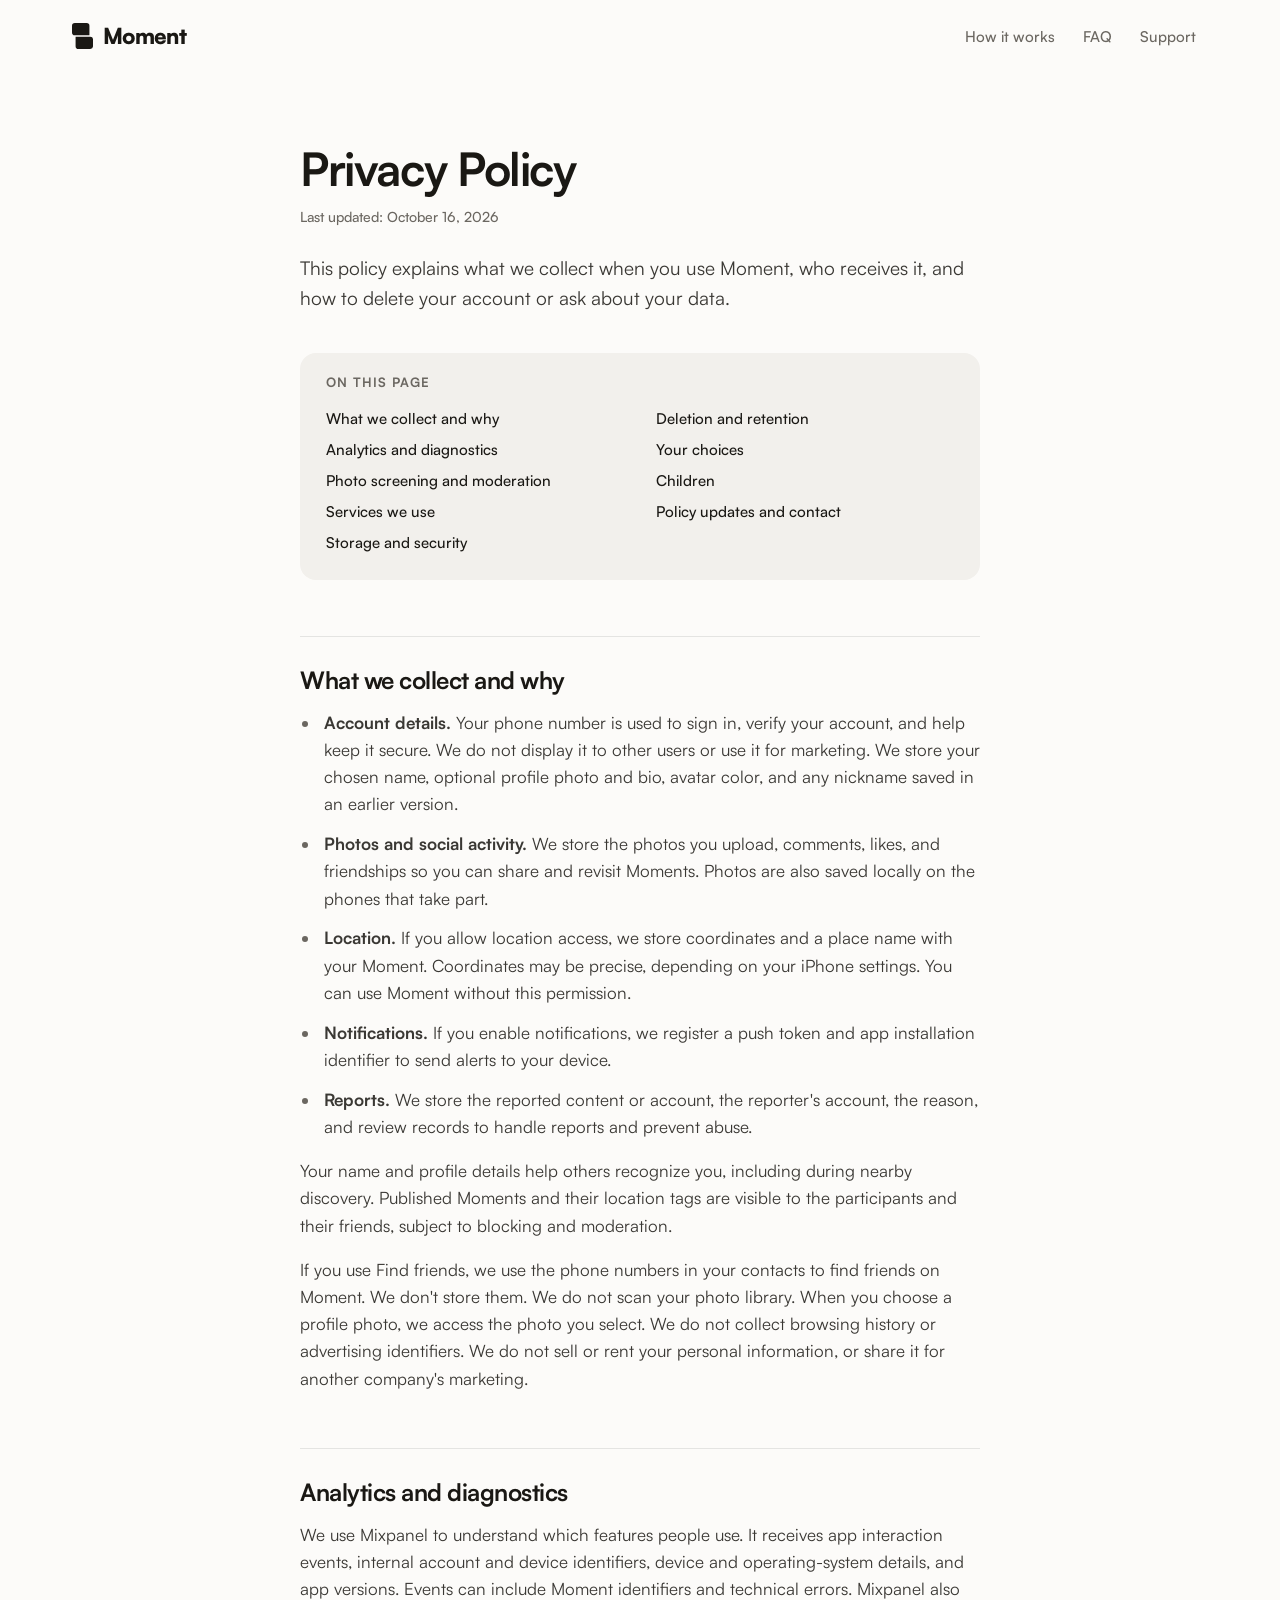
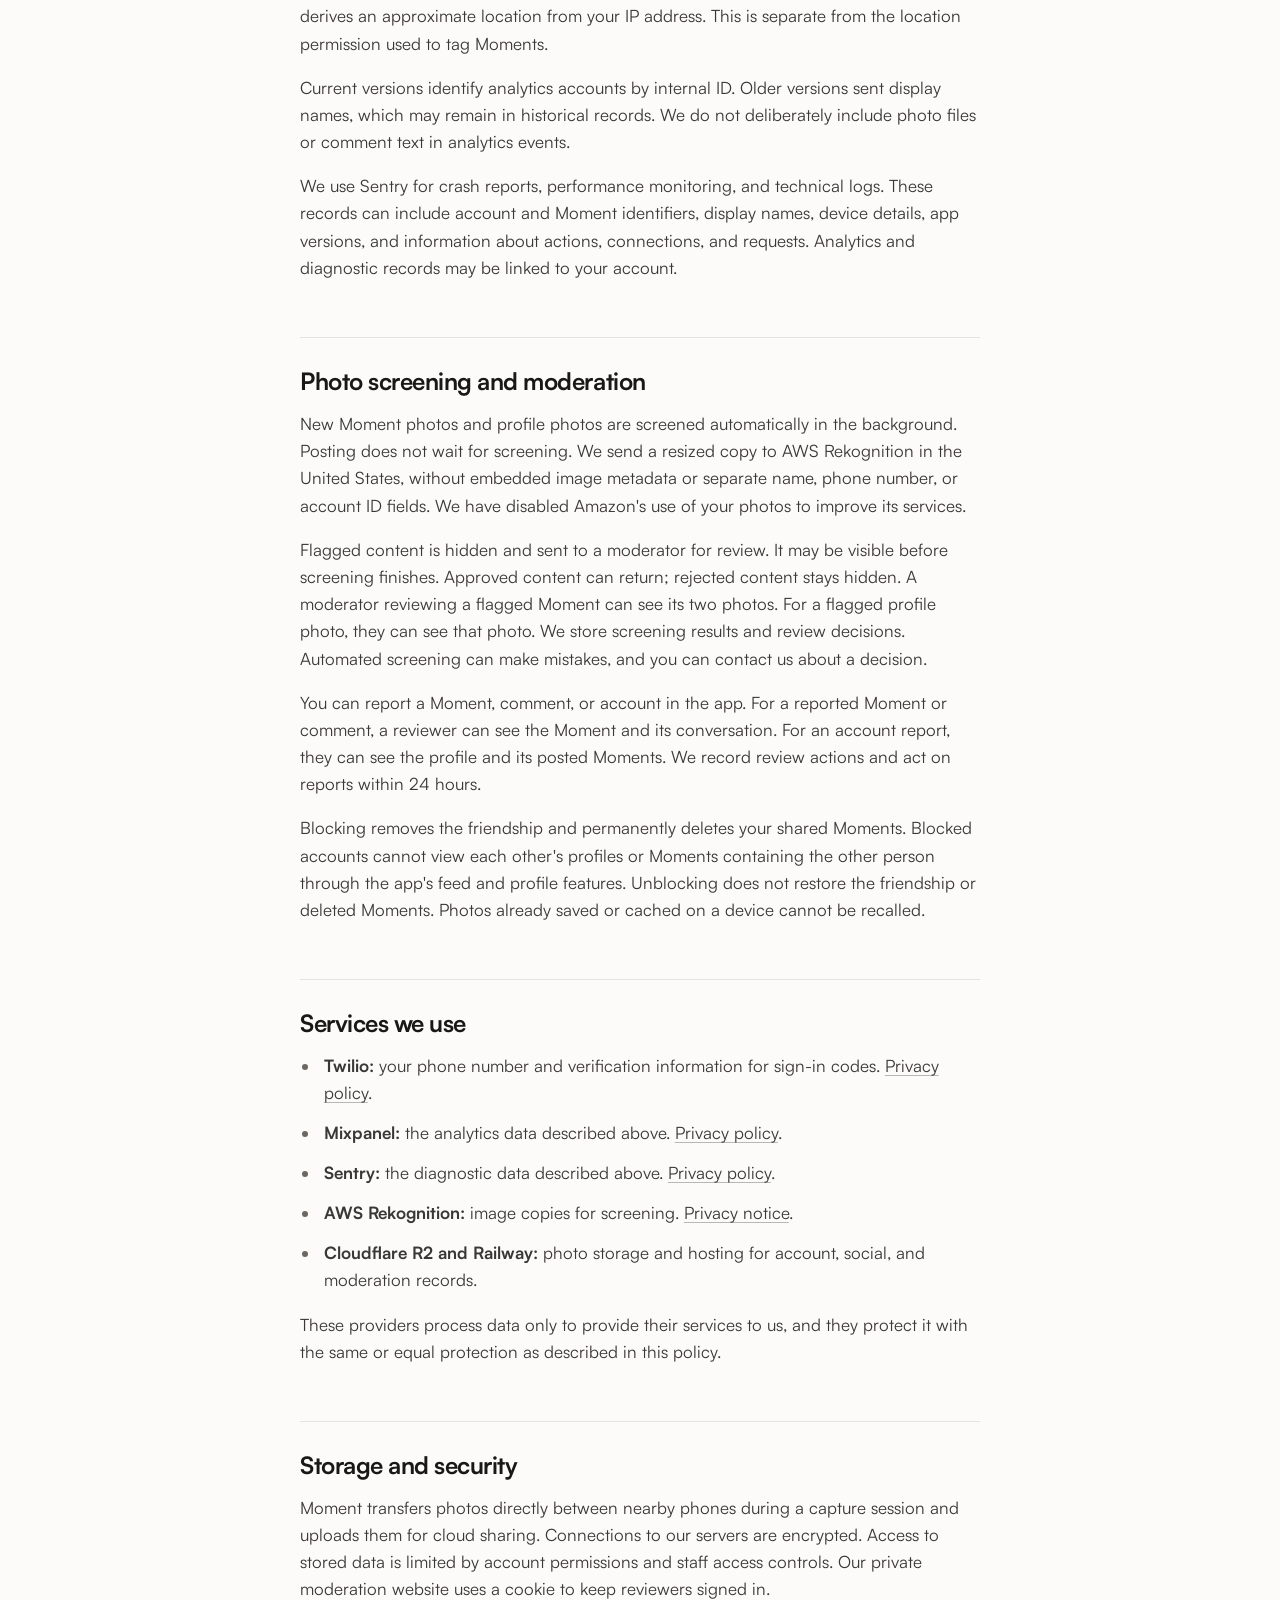
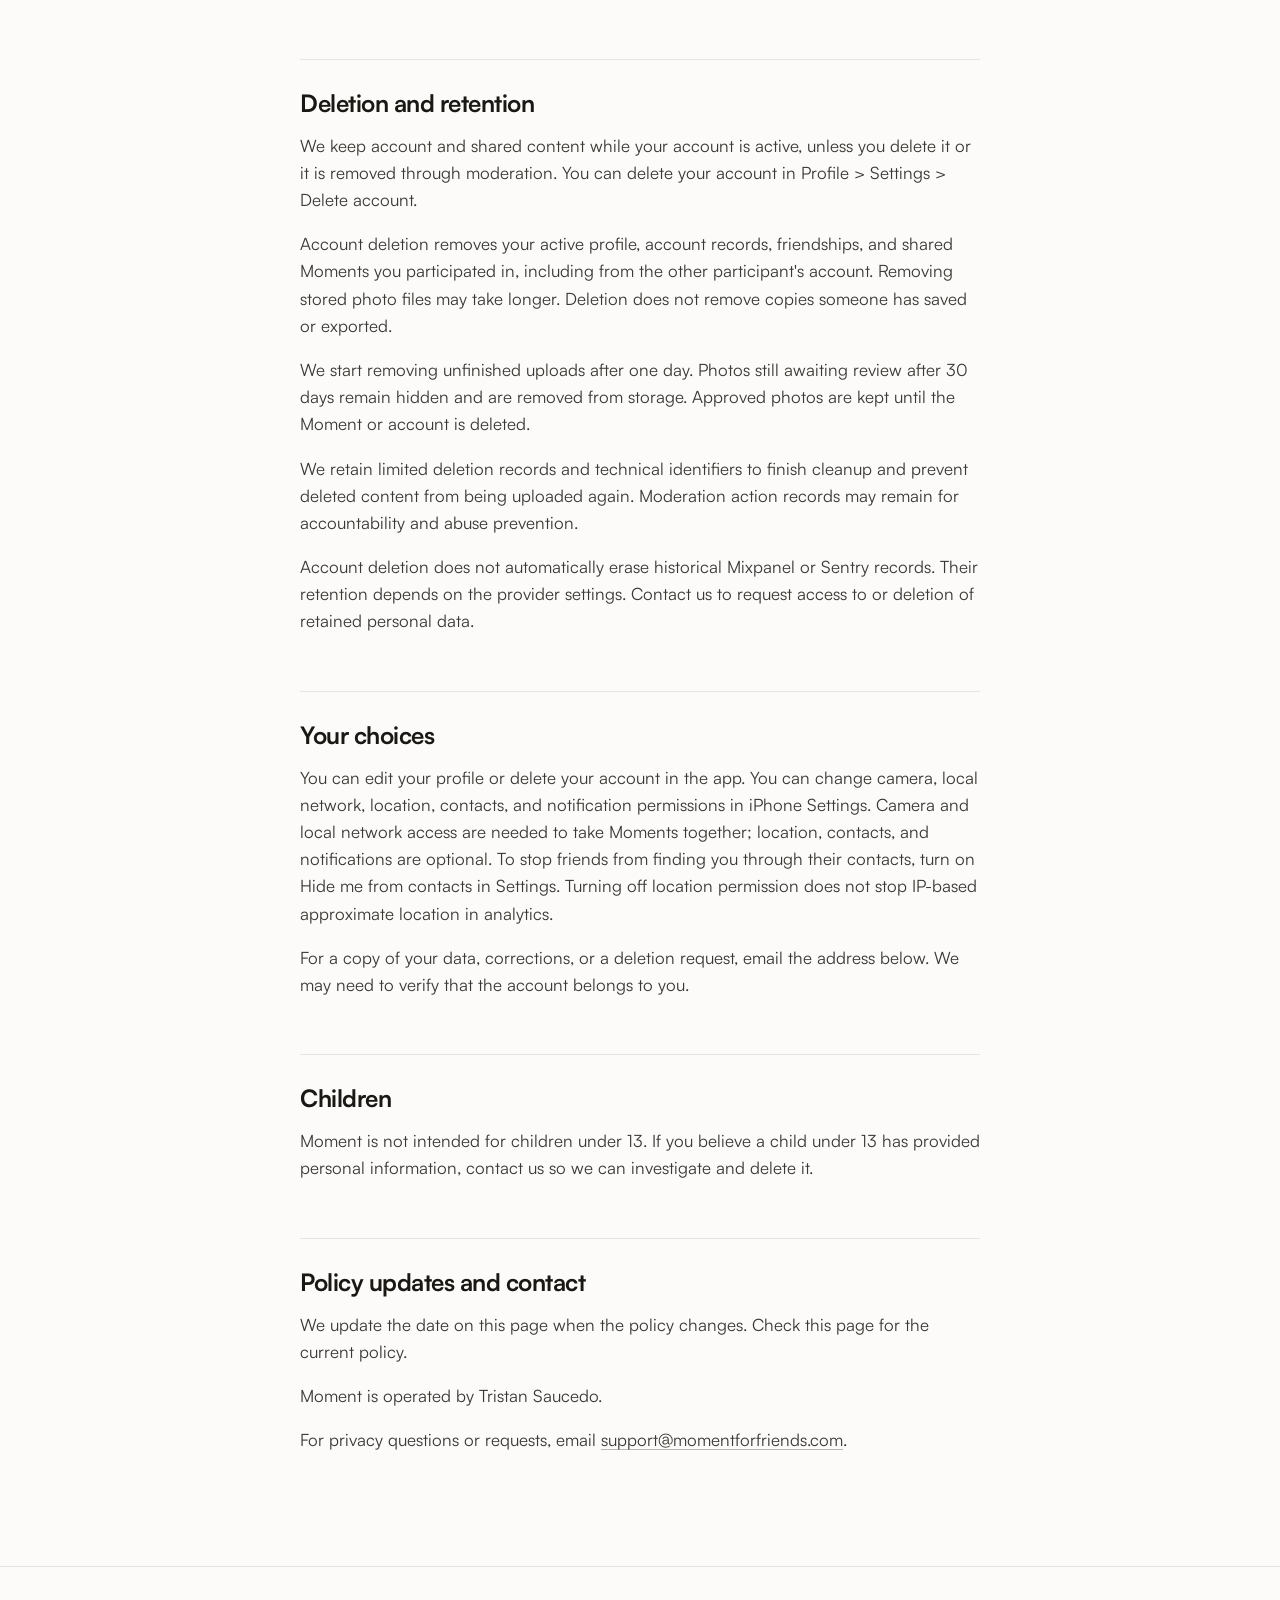
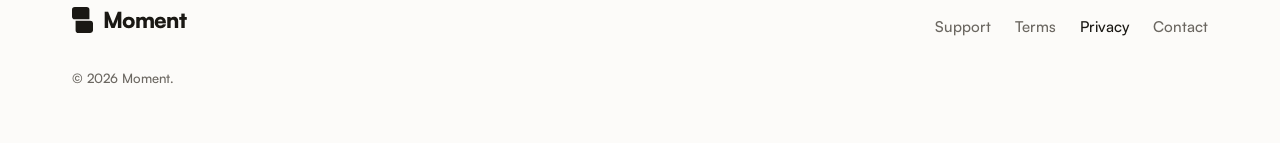
<file: privacy.html>
<!doctype html>
<html lang="en">
<head>
<meta charset="utf-8">
<meta name="viewport" content="width=device-width, initial-scale=1">
<meta name="apple-itunes-app" content="app-id=6759999373">
<title>Privacy Policy · Moment</title>
<meta name="description" content="What data Moment collects and who gets it, and how to delete your account.">
<link rel="canonical" href="https://momentforfriends.com/privacy.html">

<meta property="og:type" content="website">
<meta property="og:site_name" content="Moment">
<meta property="og:url" content="https://momentforfriends.com/privacy.html">
<meta property="og:title" content="Privacy Policy · Moment">
<meta property="og:description" content="What data Moment collects and who gets it, and how to delete your account.">
<meta property="og:image" content="https://momentforfriends.com/assets/og.png?v=3">
<meta property="og:image:width" content="1200">
<meta property="og:image:height" content="630">
<meta property="og:image:alt" content="The Moment app icon on stone paper, with the words: Life is better when shared. Capture Moments with your friends. momentforfriends.com">
<meta name="twitter:card" content="summary_large_image">

<meta name="color-scheme" content="light dark">
<meta name="theme-color" content="#FCFBF9" media="(prefers-color-scheme: light)">
<meta name="theme-color" content="#0E0D0C" media="(prefers-color-scheme: dark)">

<link rel="icon" href="assets/favicon.svg?v=2" type="image/svg+xml">
<link rel="icon" href="assets/favicon-32.png?v=2" sizes="32x32" type="image/png">
<link rel="apple-touch-icon" href="assets/apple-touch-icon.png?v=2">

<link rel="stylesheet" href="style.css">
</head>
<body>

<header class="top">
  <div class="wrap">
    <a class="brand" href="index.html" aria-label="Moment home"><span class="mark" aria-hidden="true"></span><span class="wm">Moment</span></a>
    <nav aria-label="Primary"><a href="index.html#how">How it works</a><a href="index.html#faq">FAQ</a><a href="support.html">Support</a></nav>
  </div>
</header>

<main class="doc">
  <div class="wrap narrow">
      <h1>Privacy Policy</h1>
      <p class="updated"><em>Last updated: October 16, 2026</em></p>
      <p class="summary">This policy explains what we collect when you use Moment, who receives it, and how to delete your account or ask about your data.</p>

      <nav class="toc" aria-label="On this page">
        <p>On this page</p>
        <ol>
          <li><a href="#what-we-collect-and-why">What we collect and why</a></li>
          <li><a href="#analytics-and-diagnostics">Analytics and diagnostics</a></li>
          <li><a href="#photo-screening-and-moderation">Photo screening and moderation</a></li>
          <li><a href="#services-we-use">Services we use</a></li>
          <li><a href="#storage-and-security">Storage and security</a></li>
          <li><a href="#deletion-and-retention">Deletion and retention</a></li>
          <li><a href="#your-choices">Your choices</a></li>
          <li><a href="#children">Children</a></li>
          <li><a href="#policy-updates-and-contact">Policy updates and contact</a></li>
        </ol>
      </nav>

      <h2 id="what-we-collect-and-why">What we collect and why</h2>
      <ul>
        <li><strong>Account details.</strong> Your phone number is used to sign in, verify your account, and help keep it secure. We do not display it to other users or use it for marketing. We store your chosen name, optional profile photo and bio, avatar color, and any nickname saved in an earlier version.</li>
        <li><strong>Photos and social activity.</strong> We store the photos you upload, comments, likes, and friendships so you can share and revisit Moments. Photos are also saved locally on the phones that take part.</li>
        <li><strong>Location.</strong> If you allow location access, we store coordinates and a place name with your Moment. Coordinates may be precise, depending on your iPhone settings. You can use Moment without this permission.</li>
        <li><strong>Notifications.</strong> If you enable notifications, we register a push token and app installation identifier to send alerts to your device.</li>
        <li><strong>Reports.</strong> We store the reported content or account, the reporter's account, the reason, and review records to handle reports and prevent abuse.</li>
      </ul>
      <p>Your name and profile details help others recognize you, including during nearby discovery. Published Moments and their location tags are visible to the participants and their friends, subject to blocking and moderation.</p>
      <p>If you use Find friends, we use the phone numbers in your contacts to find friends on Moment. We don't store them. We do not scan your photo library. When you choose a profile photo, we access the photo you select. We do not collect browsing history or advertising identifiers. We do not sell or rent your personal information, or share it for another company's marketing.</p>

      <h2 id="analytics-and-diagnostics">Analytics and diagnostics</h2>
      <p>We use Mixpanel to understand which features people use. It receives app interaction events, internal account and device identifiers, device and operating-system details, and app versions. Events can include Moment identifiers and technical errors. Mixpanel also derives an approximate location from your IP address. This is separate from the location permission used to tag Moments.</p>
      <p>Current versions identify analytics accounts by internal ID. Older versions sent display names, which may remain in historical records. We do not deliberately include photo files or comment text in analytics events.</p>
      <p>We use Sentry for crash reports, performance monitoring, and technical logs. These records can include account and Moment identifiers, display names, device details, app versions, and information about actions, connections, and requests. Analytics and diagnostic records may be linked to your account.</p>

      <h2 id="photo-screening-and-moderation">Photo screening and moderation</h2>
      <p>New Moment photos and profile photos are screened automatically in the background. Posting does not wait for screening. We send a resized copy to AWS Rekognition in the United States, without embedded image metadata or separate name, phone number, or account ID fields. We have disabled Amazon's use of your photos to improve its services.</p>
      <p>Flagged content is hidden and sent to a moderator for review. It may be visible before screening finishes. Approved content can return; rejected content stays hidden. A moderator reviewing a flagged Moment can see its two photos. For a flagged profile photo, they can see that photo. We store screening results and review decisions. Automated screening can make mistakes, and you can contact us about a decision.</p>
      <p>You can report a Moment, comment, or account in the app. For a reported Moment or comment, a reviewer can see the Moment and its conversation. For an account report, they can see the profile and its posted Moments. We record review actions and act on reports within 24 hours.</p>
      <p>Blocking removes the friendship and permanently deletes your shared Moments. Blocked accounts cannot view each other's profiles or Moments containing the other person through the app's feed and profile features. Unblocking does not restore the friendship or deleted Moments. Photos already saved or cached on a device cannot be recalled.</p>

      <h2 id="services-we-use">Services we use</h2>
      <ul>
        <li><strong>Twilio:</strong> your phone number and verification information for sign-in codes. <a href="https://www.twilio.com/legal/privacy">Privacy policy</a>.</li>
        <li><strong>Mixpanel:</strong> the analytics data described above. <a href="https://mixpanel.com/legal/privacy-policy/">Privacy policy</a>.</li>
        <li><strong>Sentry:</strong> the diagnostic data described above. <a href="https://sentry.io/privacy/">Privacy policy</a>.</li>
        <li><strong>AWS Rekognition:</strong> image copies for screening. <a href="https://aws.amazon.com/privacy/">Privacy notice</a>.</li>
        <li><strong>Cloudflare R2 and Railway:</strong> photo storage and hosting for account, social, and moderation records.</li>
      </ul>
      <p>These providers process data only to provide their services to us, and they protect it with the same or equal protection as described in this policy.</p>

      <h2 id="storage-and-security">Storage and security</h2>
      <p>Moment transfers photos directly between nearby phones during a capture session and uploads them for cloud sharing. Connections to our servers are encrypted. Access to stored data is limited by account permissions and staff access controls. Our private moderation website uses a cookie to keep reviewers signed in.</p>

      <h2 id="deletion-and-retention">Deletion and retention</h2>
      <p>We keep account and shared content while your account is active, unless you delete it or it is removed through moderation. You can delete your account in Profile &gt; Settings &gt; Delete account.</p>
      <p>Account deletion removes your active profile, account records, friendships, and shared Moments you participated in, including from the other participant's account. Removing stored photo files may take longer. Deletion does not remove copies someone has saved or exported.</p>
      <p>We start removing unfinished uploads after one day. Photos still awaiting review after 30 days remain hidden and are removed from storage. Approved photos are kept until the Moment or account is deleted.</p>
      <p>We retain limited deletion records and technical identifiers to finish cleanup and prevent deleted content from being uploaded again. Moderation action records may remain for accountability and abuse prevention.</p>
      <p>Account deletion does not automatically erase historical Mixpanel or Sentry records. Their retention depends on the provider settings. Contact us to request access to or deletion of retained personal data.</p>

      <h2 id="your-choices">Your choices</h2>
      <p>You can edit your profile or delete your account in the app. You can change camera, local network, location, contacts, and notification permissions in iPhone Settings. Camera and local network access are needed to take Moments together; location, contacts, and notifications are optional. To stop friends from finding you through their contacts, turn on Hide me from contacts in Settings. Turning off location permission does not stop IP-based approximate location in analytics.</p>
      <p>For a copy of your data, corrections, or a deletion request, email the address below. We may need to verify that the account belongs to you.</p>

      <h2 id="children">Children</h2>
      <p>Moment is not intended for children under 13. If you believe a child under 13 has provided personal information, contact us so we can investigate and delete it.</p>

      <h2 id="policy-updates-and-contact">Policy updates and contact</h2>
      <p>We update the date on this page when the policy changes. Check this page for the current policy.</p>
      <p>Moment is operated by Tristan Saucedo.</p>
      <p>For privacy questions or requests, email <a href="mailto:support@momentforfriends.com">support@momentforfriends.com</a>.</p>
      </div>
</main>

<footer>
  <div class="wrap">
    <a class="brand" href="index.html" aria-label="Moment home"><span class="mark" aria-hidden="true"></span><span class="wm">Moment</span></a>
    <div class="links"><a href="support.html">Support</a><a href="terms.html">Terms</a><a href="privacy.html" aria-current="page">Privacy</a><a href="mailto:support@momentforfriends.com">Contact</a></div>
    <p class="fine">&copy; 2026 Moment.</p>
  </div>
</footer>
</body>
</html>
</file>
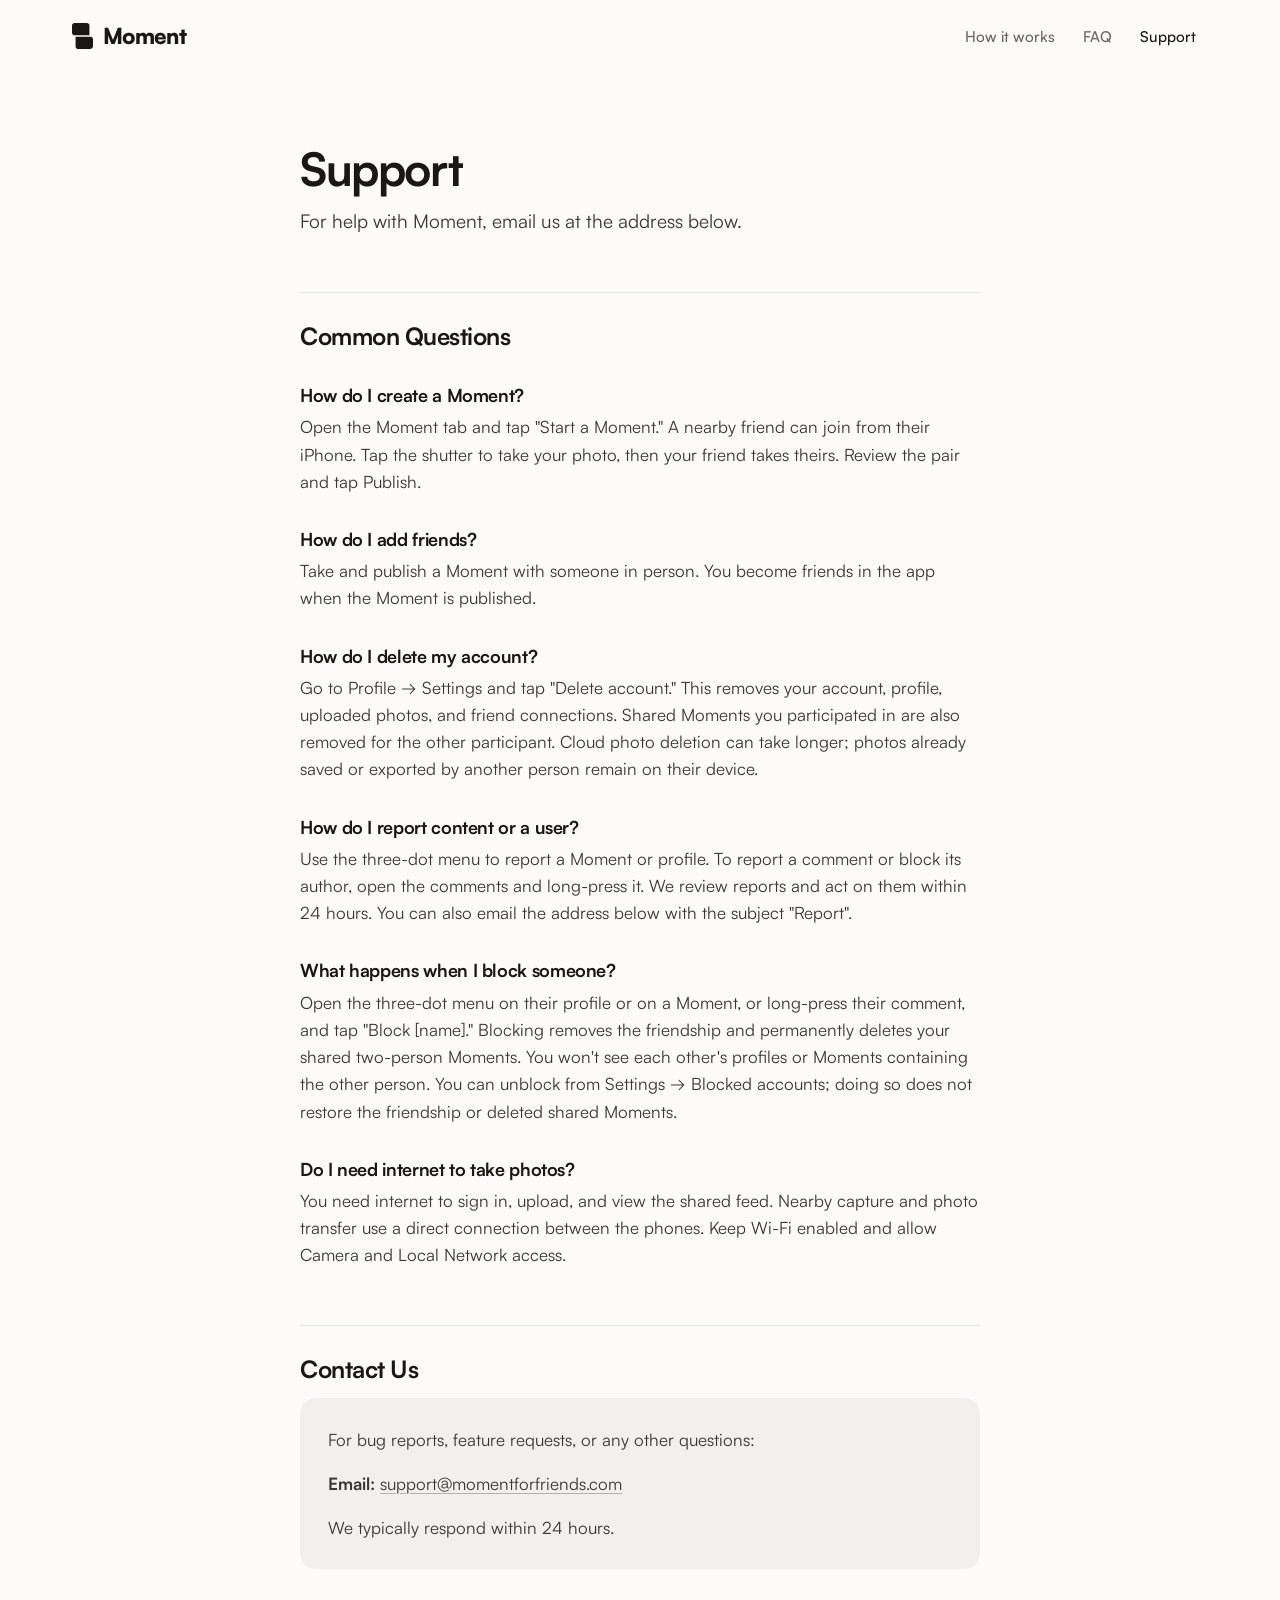
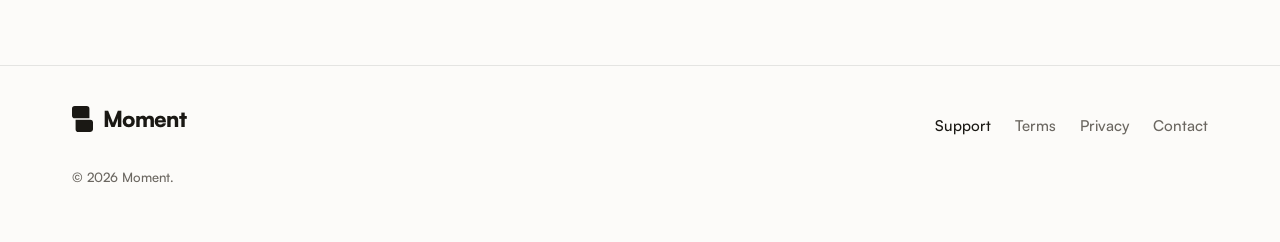
<file: support.html>
<!doctype html>
<html lang="en">
<head>
<meta charset="utf-8">
<meta name="viewport" content="width=device-width, initial-scale=1">
<meta name="apple-itunes-app" content="app-id=6759999373">
<title>Support · Moment</title>
<meta name="description" content="How to delete your account, report or block someone on Moment, or get in touch.">
<link rel="canonical" href="https://momentforfriends.com/support.html">

<meta property="og:type" content="website">
<meta property="og:site_name" content="Moment">
<meta property="og:url" content="https://momentforfriends.com/support.html">
<meta property="og:title" content="Support · Moment">
<meta property="og:description" content="How to delete your account, report or block someone on Moment, or get in touch.">
<meta property="og:image" content="https://momentforfriends.com/assets/og.png?v=3">
<meta property="og:image:width" content="1200">
<meta property="og:image:height" content="630">
<meta property="og:image:alt" content="The Moment app icon on stone paper, with the words: Life is better when shared. Capture Moments with your friends. momentforfriends.com">
<meta name="twitter:card" content="summary_large_image">

<meta name="color-scheme" content="light dark">
<meta name="theme-color" content="#FCFBF9" media="(prefers-color-scheme: light)">
<meta name="theme-color" content="#0E0D0C" media="(prefers-color-scheme: dark)">

<link rel="icon" href="assets/favicon.svg?v=2" type="image/svg+xml">
<link rel="icon" href="assets/favicon-32.png?v=2" sizes="32x32" type="image/png">
<link rel="apple-touch-icon" href="assets/apple-touch-icon.png?v=2">

<link rel="stylesheet" href="style.css">
</head>
<body>

<header class="top">
  <div class="wrap">
    <a class="brand" href="index.html" aria-label="Moment home"><span class="mark" aria-hidden="true"></span><span class="wm">Moment</span></a>
    <nav aria-label="Primary"><a href="index.html#how">How it works</a><a href="index.html#faq">FAQ</a><a href="support.html" aria-current="page">Support</a></nav>
  </div>
</header>

<main class="doc">
  <div class="wrap narrow">
      <h1>Support</h1>
      <p class="summary">For help with Moment, email us at the address below.</p>

      <h2 id="common-questions">Common Questions</h2>

      <h3>How do I create a Moment?</h3>
      <p>Open the Moment tab and tap "Start a Moment." A nearby friend can join from their iPhone. Tap the shutter to take your photo, then your friend takes theirs. Review the pair and tap Publish.</p>

      <h3>How do I add friends?</h3>
      <p>Take and publish a Moment with someone in person. You become friends in the app when the Moment is published.</p>

      <h3>How do I delete my account?</h3>
      <p>Go to Profile → Settings and tap "Delete account." This removes your account, profile, uploaded photos, and friend connections. Shared Moments you participated in are also removed for the other participant. Cloud photo deletion can take longer; photos already saved or exported by another person remain on their device.</p>

      <h3>How do I report content or a user?</h3>
      <p>Use the three-dot menu to report a Moment or profile. To report a comment or block its author, open the comments and long-press it. We review reports and act on them within 24 hours. You can also email the address below with the subject "Report".</p>

      <h3>What happens when I block someone?</h3>
      <p>Open the three-dot menu on their profile or on a Moment, or long-press their comment, and tap "Block [name]." Blocking removes the friendship and permanently deletes your shared two-person Moments. You won't see each other's profiles or Moments containing the other person. You can unblock from Settings → Blocked accounts; doing so does not restore the friendship or deleted shared Moments.</p>

      <h3>Do I need internet to take photos?</h3>
      <p>You need internet to sign in, upload, and view the shared feed. Nearby capture and photo transfer use a direct connection between the phones. Keep Wi-Fi enabled and allow Camera and Local Network access.</p>

      <hr>

      <h2 id="contact-us">Contact Us</h2>
      <div class="contact">
      <p>For bug reports, feature requests, or any other questions:</p>
      <p><strong>Email:</strong> <a href="mailto:support@momentforfriends.com">support@momentforfriends.com</a></p>
      <p>We typically respond within 24 hours.</p>
      </div>
      </div>
</main>

<footer>
  <div class="wrap">
    <a class="brand" href="index.html" aria-label="Moment home"><span class="mark" aria-hidden="true"></span><span class="wm">Moment</span></a>
    <div class="links"><a href="support.html" aria-current="page">Support</a><a href="terms.html">Terms</a><a href="privacy.html">Privacy</a><a href="mailto:support@momentforfriends.com">Contact</a></div>
    <p class="fine">&copy; 2026 Moment.</p>
  </div>
</footer>
</body>
</html>
</file>
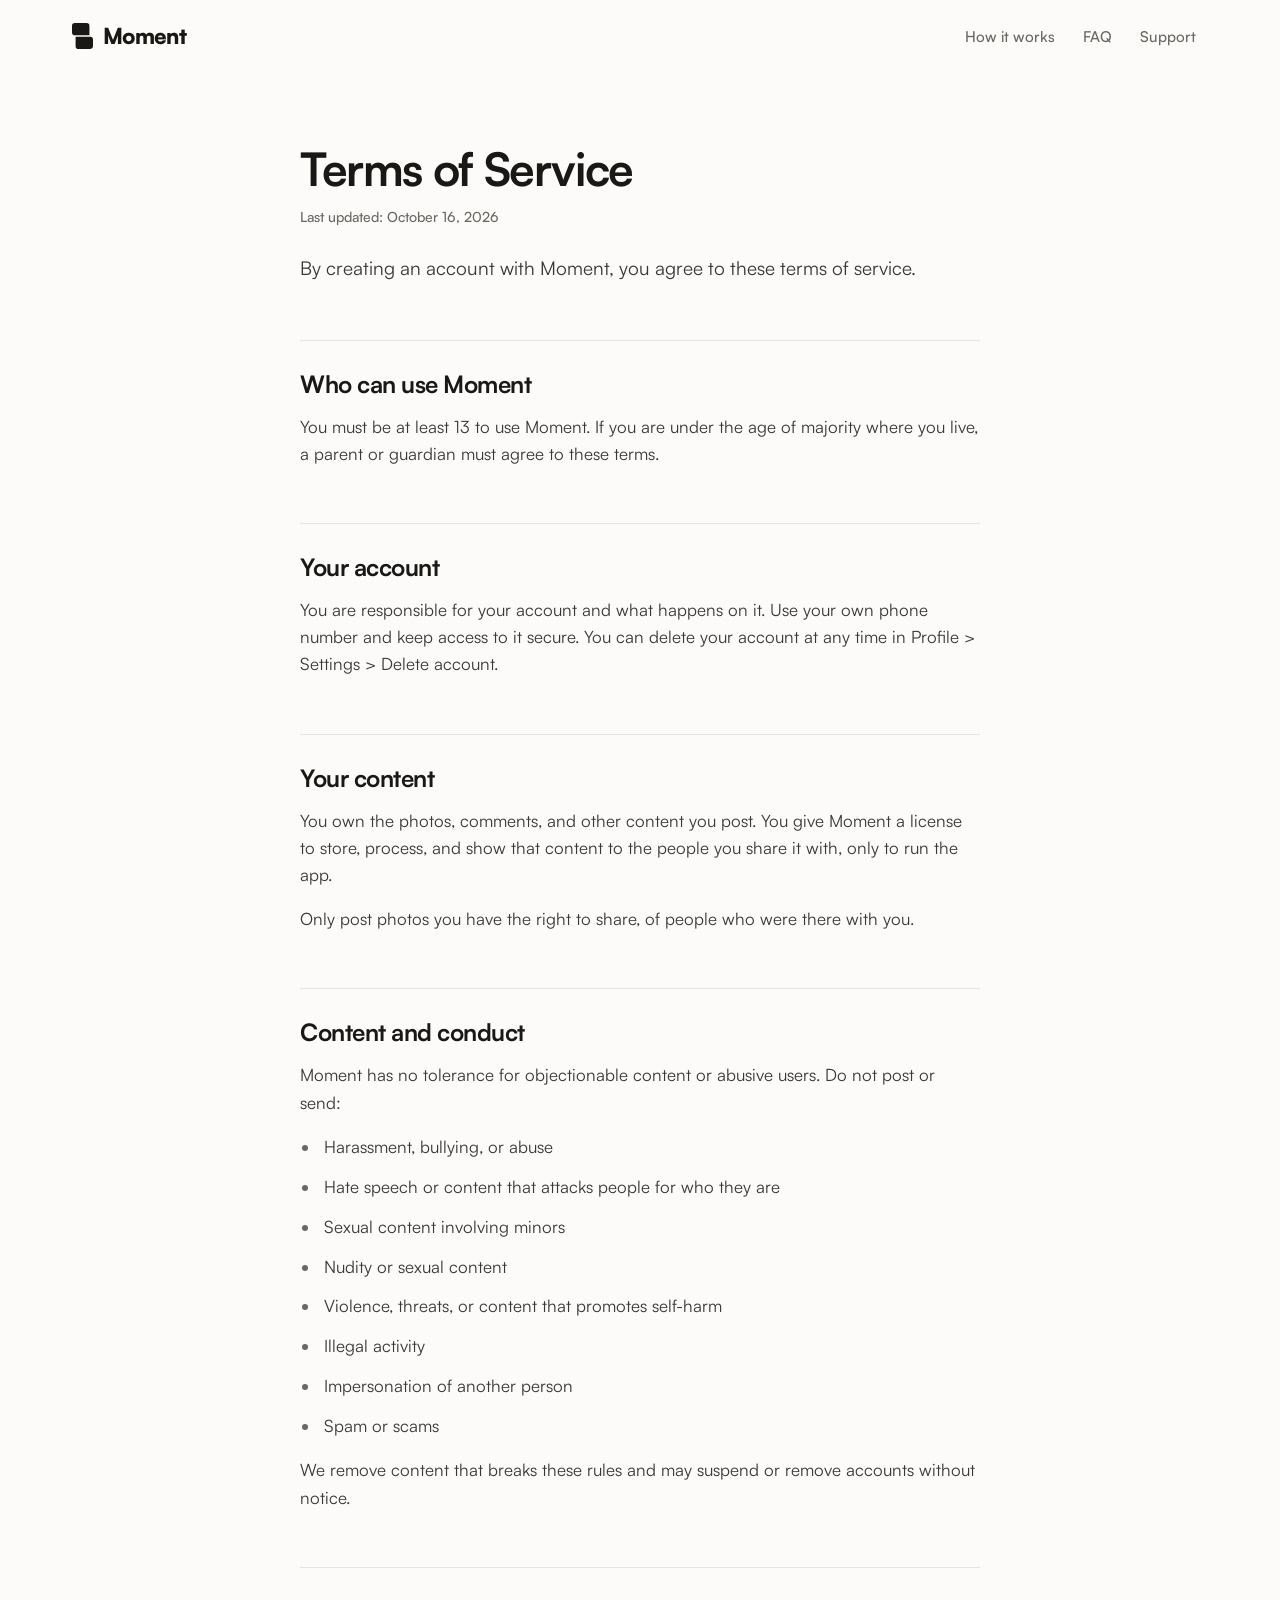
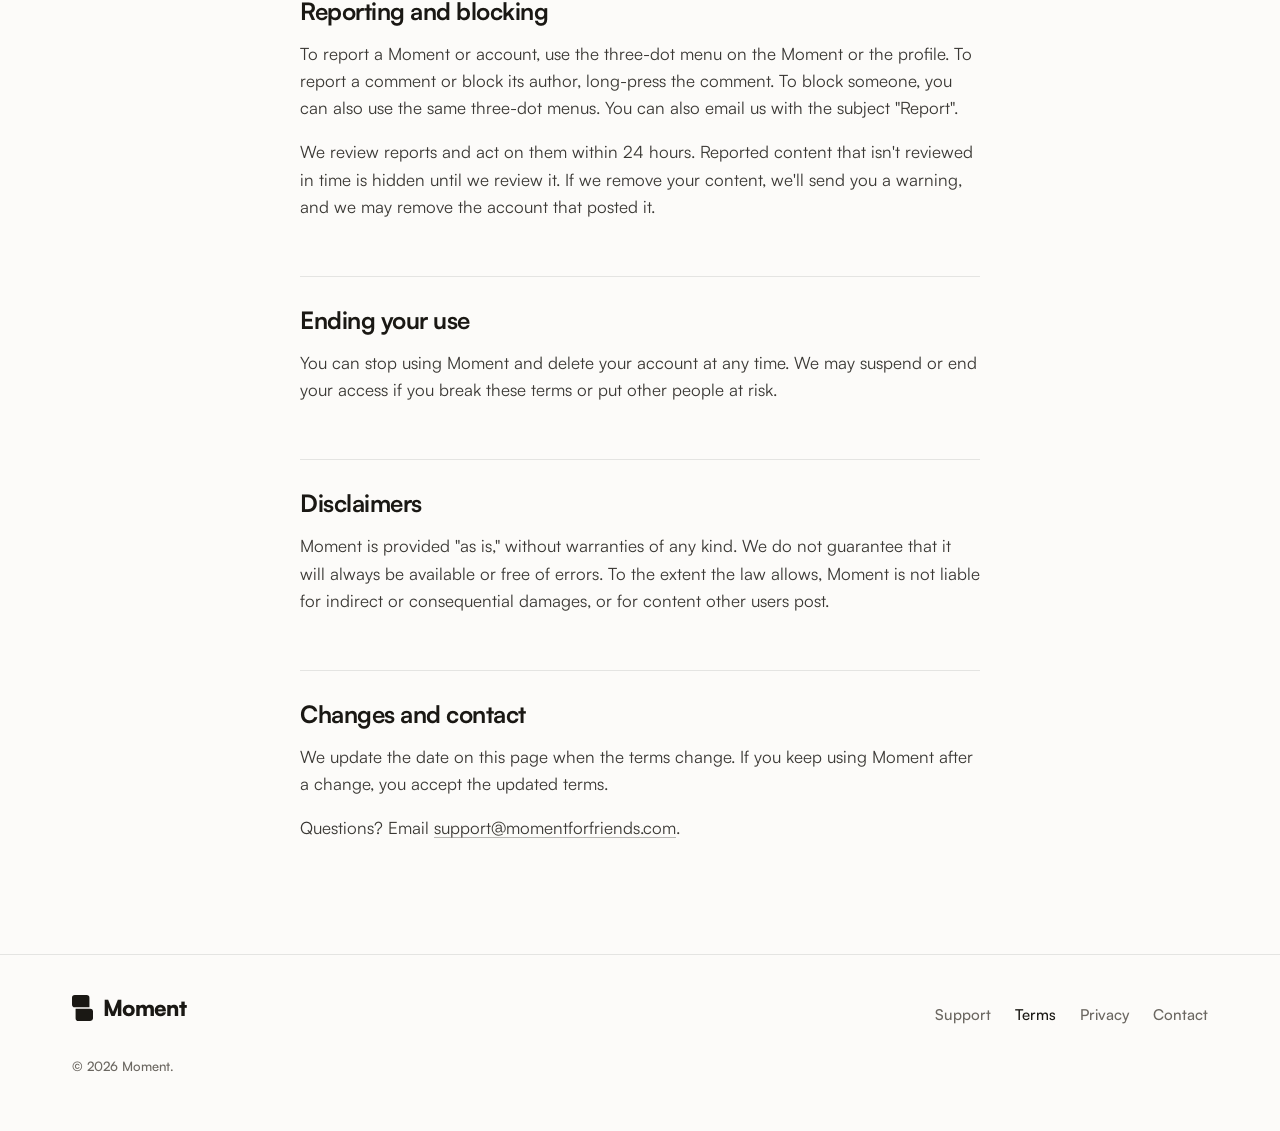
<file: terms.html>
<!doctype html>
<html lang="en">
<head>
<meta charset="utf-8">
<meta name="viewport" content="width=device-width, initial-scale=1">
<meta name="apple-itunes-app" content="app-id=6759999373">
<title>Terms of Service · Moment</title>
<meta name="description" content="The rules for using Moment, what content is not allowed, and how reports are handled.">
<link rel="canonical" href="https://momentforfriends.com/terms.html">

<meta property="og:type" content="website">
<meta property="og:site_name" content="Moment">
<meta property="og:url" content="https://momentforfriends.com/terms.html">
<meta property="og:title" content="Terms of Service · Moment">
<meta property="og:description" content="The rules for using Moment, what content is not allowed, and how reports are handled.">
<meta property="og:image" content="https://momentforfriends.com/assets/og.png?v=3">
<meta property="og:image:width" content="1200">
<meta property="og:image:height" content="630">
<meta property="og:image:alt" content="The Moment app icon on stone paper, with the words: Life is better when shared. Capture Moments with your friends. momentforfriends.com">
<meta name="twitter:card" content="summary_large_image">

<meta name="color-scheme" content="light dark">
<meta name="theme-color" content="#FCFBF9" media="(prefers-color-scheme: light)">
<meta name="theme-color" content="#0E0D0C" media="(prefers-color-scheme: dark)">

<link rel="icon" href="assets/favicon.svg?v=2" type="image/svg+xml">
<link rel="icon" href="assets/favicon-32.png?v=2" sizes="32x32" type="image/png">
<link rel="apple-touch-icon" href="assets/apple-touch-icon.png?v=2">

<link rel="stylesheet" href="style.css">
</head>
<body>

<header class="top">
  <div class="wrap">
    <a class="brand" href="index.html" aria-label="Moment home"><span class="mark" aria-hidden="true"></span><span class="wm">Moment</span></a>
    <nav aria-label="Primary"><a href="index.html#how">How it works</a><a href="index.html#faq">FAQ</a><a href="support.html">Support</a></nav>
  </div>
</header>

<main class="doc">
  <div class="wrap narrow">
      <h1>Terms of Service</h1>
      <p class="updated"><em>Last updated: October 16, 2026</em></p>
      <p class="summary">By creating an account with Moment, you agree to these terms of service.</p>

      <h2 id="who-can-use-moment">Who can use Moment</h2>
      <p>You must be at least 13 to use Moment. If you are under the age of majority where you live, a parent or guardian must agree to these terms.</p>

      <h2 id="your-account">Your account</h2>
      <p>You are responsible for your account and what happens on it. Use your own phone number and keep access to it secure. You can delete your account at any time in Profile &gt; Settings &gt; Delete account.</p>

      <h2 id="your-content">Your content</h2>
      <p>You own the photos, comments, and other content you post. You give Moment a license to store, process, and show that content to the people you share it with, only to run the app.</p>
      <p>Only post photos you have the right to share, of people who were there with you.</p>

      <h2 id="content-and-conduct">Content and conduct</h2>
      <p>Moment has no tolerance for objectionable content or abusive users. Do not post or send:</p>
      <ul>
        <li>Harassment, bullying, or abuse</li>
        <li>Hate speech or content that attacks people for who they are</li>
        <li>Sexual content involving minors</li>
        <li>Nudity or sexual content</li>
        <li>Violence, threats, or content that promotes self-harm</li>
        <li>Illegal activity</li>
        <li>Impersonation of another person</li>
        <li>Spam or scams</li>
      </ul>
      <p>We remove content that breaks these rules and may suspend or remove accounts without notice.</p>

      <h2 id="reporting-and-blocking">Reporting and blocking</h2>
      <p>To report a Moment or account, use the three-dot menu on the Moment or the profile. To report a comment or block its author, long-press the comment. To block someone, you can also use the same three-dot menus. You can also email us with the subject "Report".</p>
      <p>We review reports and act on them within 24 hours. Reported content that isn't reviewed in time is hidden until we review it. If we remove your content, we'll send you a warning, and we may remove the account that posted it.</p>

      <h2 id="ending-your-use">Ending your use</h2>
      <p>You can stop using Moment and delete your account at any time. We may suspend or end your access if you break these terms or put other people at risk.</p>

      <h2 id="disclaimers">Disclaimers</h2>
      <p>Moment is provided "as is," without warranties of any kind. We do not guarantee that it will always be available or free of errors. To the extent the law allows, Moment is not liable for indirect or consequential damages, or for content other users post.</p>

      <h2 id="changes-and-contact">Changes and contact</h2>
      <p>We update the date on this page when the terms change. If you keep using Moment after a change, you accept the updated terms.</p>
      <p>Questions? Email <a href="mailto:support@momentforfriends.com">support@momentforfriends.com</a>.</p>
      </div>
</main>

<footer>
  <div class="wrap">
    <a class="brand" href="index.html" aria-label="Moment home"><span class="mark" aria-hidden="true"></span><span class="wm">Moment</span></a>
    <div class="links"><a href="support.html">Support</a><a href="terms.html" aria-current="page">Terms</a><a href="privacy.html">Privacy</a><a href="mailto:support@momentforfriends.com">Contact</a></div>
    <p class="fine">&copy; 2026 Moment.</p>
  </div>
</footer>
</body>
</html>
</file>
<file: style.css>
/* momentforfriends.com: shared tokens, base type, header and footer. Page-specific CSS lives inline in each page.
   Light and dark follow prefers-color-scheme. */

@font-face{font-family:"Satoshi";src:url("assets/fonts/Satoshi-Regular.woff2") format("woff2");font-weight:400;font-display:swap}
@font-face{font-family:"Satoshi";src:url("assets/fonts/Satoshi-Medium.woff2") format("woff2");font-weight:500;font-display:swap}
@font-face{font-family:"Satoshi";src:url("assets/fonts/Satoshi-Bold.woff2") format("woff2");font-weight:700;font-display:swap}
@font-face{font-family:"Satoshi";src:url("assets/fonts/Satoshi-Black.woff2") format("woff2");font-weight:900;font-display:swap}

/* ---------- tokens: stone paper / ink, no accent ---------- */
:root{
  --bg:#FCFBF9; --surface:#F2F0EC; --surface2:#E6E3DE; --line:rgba(26,24,20,.10);
  --ink:#1A1814; --ink2:#6B6761; --ink3:#A8A39C;
  --on-ink:#FCFBF9;
  --edge:rgba(26,24,20,.24);
  --shadow:0 1px 2px rgba(26,24,20,.12),0 10px 28px rgba(26,24,20,.14);
  --font:"Satoshi",-apple-system,system-ui,sans-serif;
  --measure:680px;
  color-scheme:light;
}
@media (prefers-color-scheme:dark){
  :root{
    --bg:#0E0D0C; --surface:#1B1A18; --surface2:#282623; --line:rgba(252,251,249,.10);
    --ink:#F2F0EC; --ink2:#96918A; --ink3:#5F5B55;
    --on-ink:#0E0D0C;
    --edge:rgba(242,240,236,.24);
    --shadow:0 10px 28px rgba(0,0,0,.5);
    color-scheme:dark;
  }
}

/* ---------- base ---------- */
*{box-sizing:border-box}
html{-webkit-text-size-adjust:100%}
body{margin:0;background:var(--bg);color:var(--ink);font:400 17px/1.5 var(--font);-webkit-font-smoothing:antialiased;overflow-x:hidden}
a{color:inherit}
img{display:block;max-width:100%}

.wrap{max-width:1200px;margin:0 auto;padding:0 32px}
.wrap.narrow{max-width:calc(var(--measure) + 64px)}

/* ---------- header ---------- */
.top .wrap{display:flex;align-items:center;justify-content:space-between;height:72px}
.brand{display:flex;align-items:center;gap:10px;text-decoration:none}
.brand .wm{font:900 22px/1 var(--font);letter-spacing:-.6px}
.mark{--mark:url("data:image/svg+xml,%3Csvg xmlns='http://www.w3.org/2000/svg' viewBox='53.53 0 192.94 240'%3E%3Cpath fill='%23000' d='M79.53 0H187.53A26 26 0 0 1 213.53 26V114H79.53A26 26 0 0 1 53.53 88V26A26 26 0 0 1 79.53 0Z'/%3E%3Cpath fill='%23000' d='M86.47 126H220.47A26 26 0 0 1 246.47 152V214A26 26 0 0 1 220.47 240H112.47A26 26 0 0 1 86.47 214V126Z'/%3E%3C/svg%3E");display:inline-block;height:26px;aspect-ratio:192.94/240;background:var(--ink);-webkit-mask:var(--mark) center/contain no-repeat;mask:var(--mark) center/contain no-repeat}
.top nav{display:flex;gap:4px}
.top nav a{font:500 15px/1 var(--font);color:var(--ink2);text-decoration:none;padding:12px 12px;border-radius:999px}
.top nav a:hover,.top nav a[aria-current="page"]{color:var(--ink)}
.top nav a:hover{background:var(--surface)}

/* ---------- App Store badge ---------- */
.cta{display:flex;align-items:center;gap:16px;flex-wrap:wrap}
.store{display:inline-flex;flex-direction:column;justify-content:center;gap:2px;height:52px;padding:0 22px;border-radius:12px;background:#000;color:#fff;border:1px solid #000;text-decoration:none;white-space:nowrap;transition:opacity .15s ease,transform .15s ease}
.store small{font:500 11px/1 var(--font);letter-spacing:.02em}
.store span{font:700 20px/1 var(--font);letter-spacing:-.02em}
.store:hover{opacity:.88}
.store:active{transform:scale(.98)}
@media (prefers-color-scheme:dark){.store{border-color:rgba(255,255,255,.4)}}

/* ---------- long-form pages (privacy, support) ---------- */
.doc{padding:72px 0 96px;line-height:1.6}
.doc p{margin:0 0 1em}
.doc a{text-decoration:underline;text-decoration-color:color-mix(in srgb,currentColor 35%,transparent);text-underline-offset:3px}
.doc a:hover{text-decoration-color:currentColor}
.doc :focus-visible{outline:2px solid var(--ink);outline-offset:3px;border-radius:4px}
.doc h1,.doc h2,.doc h3{font-weight:700;letter-spacing:-.02em;margin:0}
.doc h1{font-size:clamp(34px,5vw,46px);line-height:1.1;letter-spacing:-.03em;margin:0 0 12px}
.doc .updated{font:500 14px/1.4 var(--font);color:var(--ink2);margin:0 0 28px}
.doc .updated em{font-style:normal}
.doc .summary{font-size:19px;line-height:1.55;margin:0 0 40px}
.doc h2{font-size:24px;line-height:1.25;letter-spacing:-.02em;margin:56px 0 14px;padding-top:28px;border-top:1px solid var(--line)}
.doc h3{font-size:18px;line-height:1.35;margin:32px 0 6px}
.doc p,.doc li{color:color-mix(in srgb,var(--ink) 86%,var(--bg))}
.doc ul{margin:0 0 1em;padding-left:1.15em}
.doc li{margin:0 0 .75em;padding-left:.25em}
.doc li::marker{color:var(--ink2)}
.doc hr{display:none}
.toc{background:var(--surface);border-radius:16px;padding:22px 26px;margin:0 0 8px}
.toc p{font:700 13px/1.2 var(--font);letter-spacing:.08em;text-transform:uppercase;color:var(--ink2);margin:0 0 12px}
.toc ol{margin:0;padding:0;list-style:none;columns:2;column-gap:32px}
.toc li{margin:0;padding:0;break-inside:avoid}
.toc a{display:block;padding:5px 0;font:500 15px/1.4 var(--font);color:var(--ink);text-decoration:none}
.toc a:hover{text-decoration:underline}
.contact{background:var(--surface);border-radius:16px;padding:28px;margin:8px 0 0}
.contact p:last-child{margin:0}

/* ---------- footer ---------- */
footer{border-top:1px solid var(--line);padding:40px 0 56px}
footer .wrap{display:flex;justify-content:space-between;align-items:flex-start;gap:24px;flex-wrap:wrap}
footer .links{display:flex;gap:24px;flex-wrap:wrap}
footer .links a{font:500 15px/1 var(--font);color:var(--ink2);text-decoration:none;padding:12px 0}
footer .links a:hover,footer .links a[aria-current="page"]{color:var(--ink)}
footer .fine{width:100%;margin:0;font:500 13px/17px var(--font);color:var(--ink2)}

@media (max-width:640px){
  .wrap{padding:0 16px}
  .wrap.narrow{max-width:calc(var(--measure) + 32px)}
  .top .wrap{height:60px}
  .top nav a{padding:12px 8px;font-size:14px}
  .toc ol{columns:1}
  .doc{padding:48px 0 72px}
  .doc h2{margin-top:44px}
}
@media (prefers-reduced-motion:reduce){
  .store{transition:none}
}
</file>
